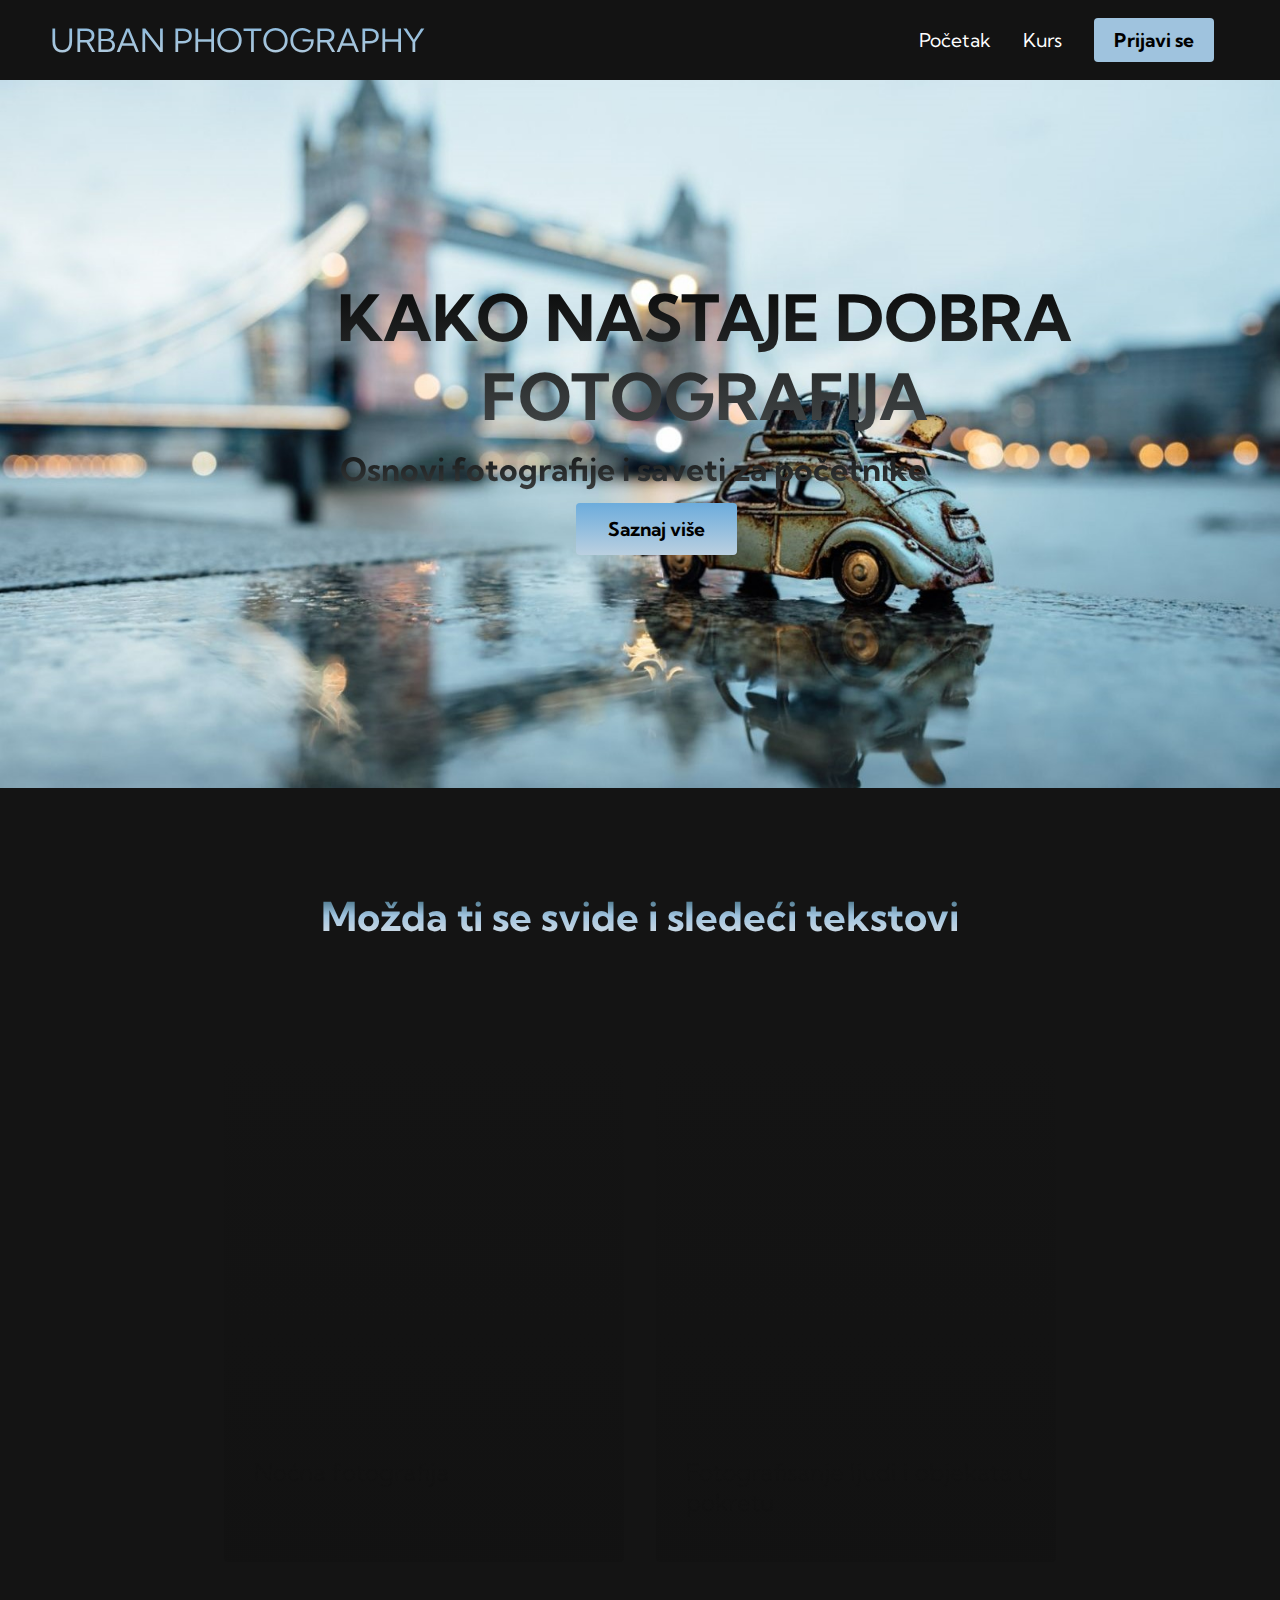
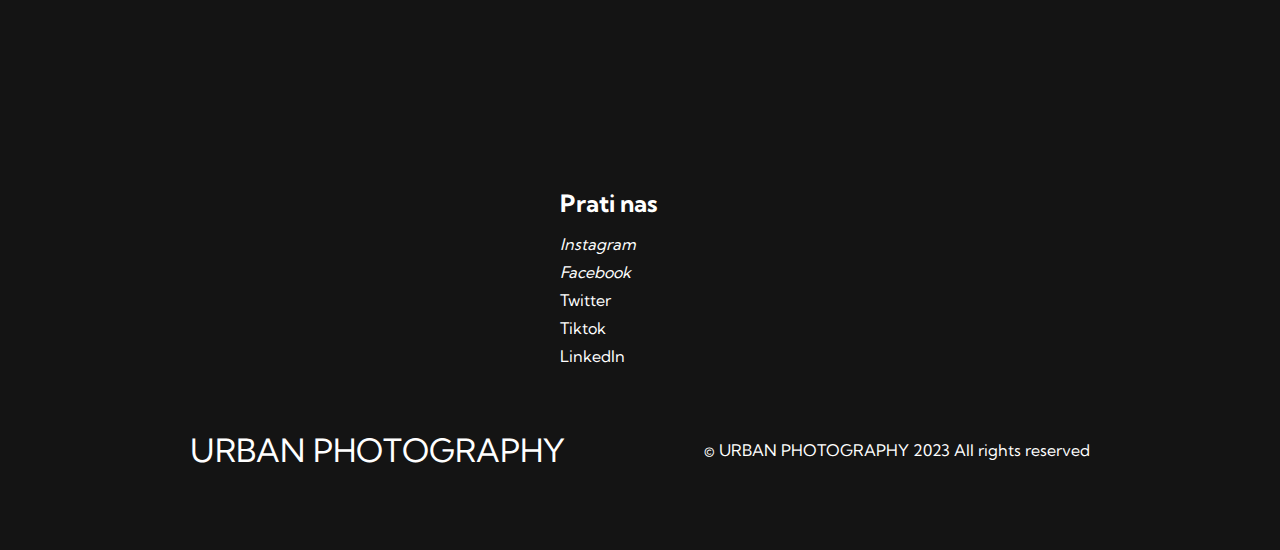
<file: index.html>
<!DOCTYPE html>
<html lang="en">
<head>
    <meta charset="UTF-8">
    <meta http-equiv="X-UA-Compatible" content="IE=edge">
    <meta name="viewport" content="width=device-width, initial-scale=1.0">
    <title>FOTOGRAFIJA SAJT</title>
    <link rel="stylesheet" href="styles.css">
    <link rel="preconnect" href="https://fonts.googleapis.com">
<link rel="preconnect" href="https://fonts.gstatic.com" crossorigin>
<link href="https://fonts.googleapis.com/css2?family=Kumbh+Sans:wght@400;700&display=swap" rel="stylesheet">
</head>
<body>
    <nav class="navbar">
        <div class="navbar__container">
            <a href="index.html" id="navbar__logo"></i>URBAN PHOTOGRAPHY</a>
            <div class="navbar__toggle" id="mobile-menu">
                <span class="bar"></span>
                <span class="bar"></span>
                <span class="bar"></span>
            </div>
            <ul class="navbar__menu">
                <li class="navbar__item">
                    <a href="index.html" class="navbar__links">Početak</a>
                </li>
                <li class="navbar__item">
                    <a href="kurs.html" class="navbar__links">Kurs</a>
                </li>
                <li class="navbar__btn">
                    <a href="prijava.html" class="button">Prijavi se</a>
                </li>
            </ul>
        </div>
    </nav>


    <div class="main"><div class="main__container">
        <img src="images/london1.jpg" alt="/">
        <div class="main__content">
            <h1>KAKO NASTAJE DOBRA FOTOGRAFIJA</h1>
            <p>Osnovi fotografije i saveti za početnike</p>
            <button class="main__btn"><a href="saznajvise.html">Saznaj više</a></button>
        </div>
    </div></div>


    <div class="services">
        <h1>Možda ti se svide i sledeći tekstovi</h1>
        <div class="services__container">
            <div class="services__card card1">
                <a href="blog.html">Noćna fotografija</a>
            </div>
            <div class="services__card card2">
                <a href="pokret.html">Fotografisanje ljudi i objekata u pokretu</a>
            </div>
        </div>
    </div>

    <div class="footer__container">
        <div class="footer__links">
            <div class="footer__link--wrapper">
                <div class="footer__link--items">
                    <h2>Prati nas</h2>
                    <a href="https://www.linkedin.com/"><i>Instagram</i></a>
                    <a href="https://www.linkedin.com/"><i>Facebook</i></a>
                    <a href="https://www.linkedin.com/">Twitter</a>
                    <a href="https://www.linkedin.com/">Tiktok</a>
                    <a href="https://www.linkedin.com/">LinkedIn</a>
                </div>
            </div>
        </div>
        <div class="social__media">
            <div class="social__media--wrap">
                <div class="footer__logo">
                    <a href="index.html" id="footer__logo">URBAN PHOTOGRAPHY</a>
                </div>
                <p class="website__rights">© URBAN PHOTOGRAPHY 2023 All rights reserved</p>
            </div>
        </div>
    </div>
    <script src="app.js"></script>
</body>
</html>
</file>
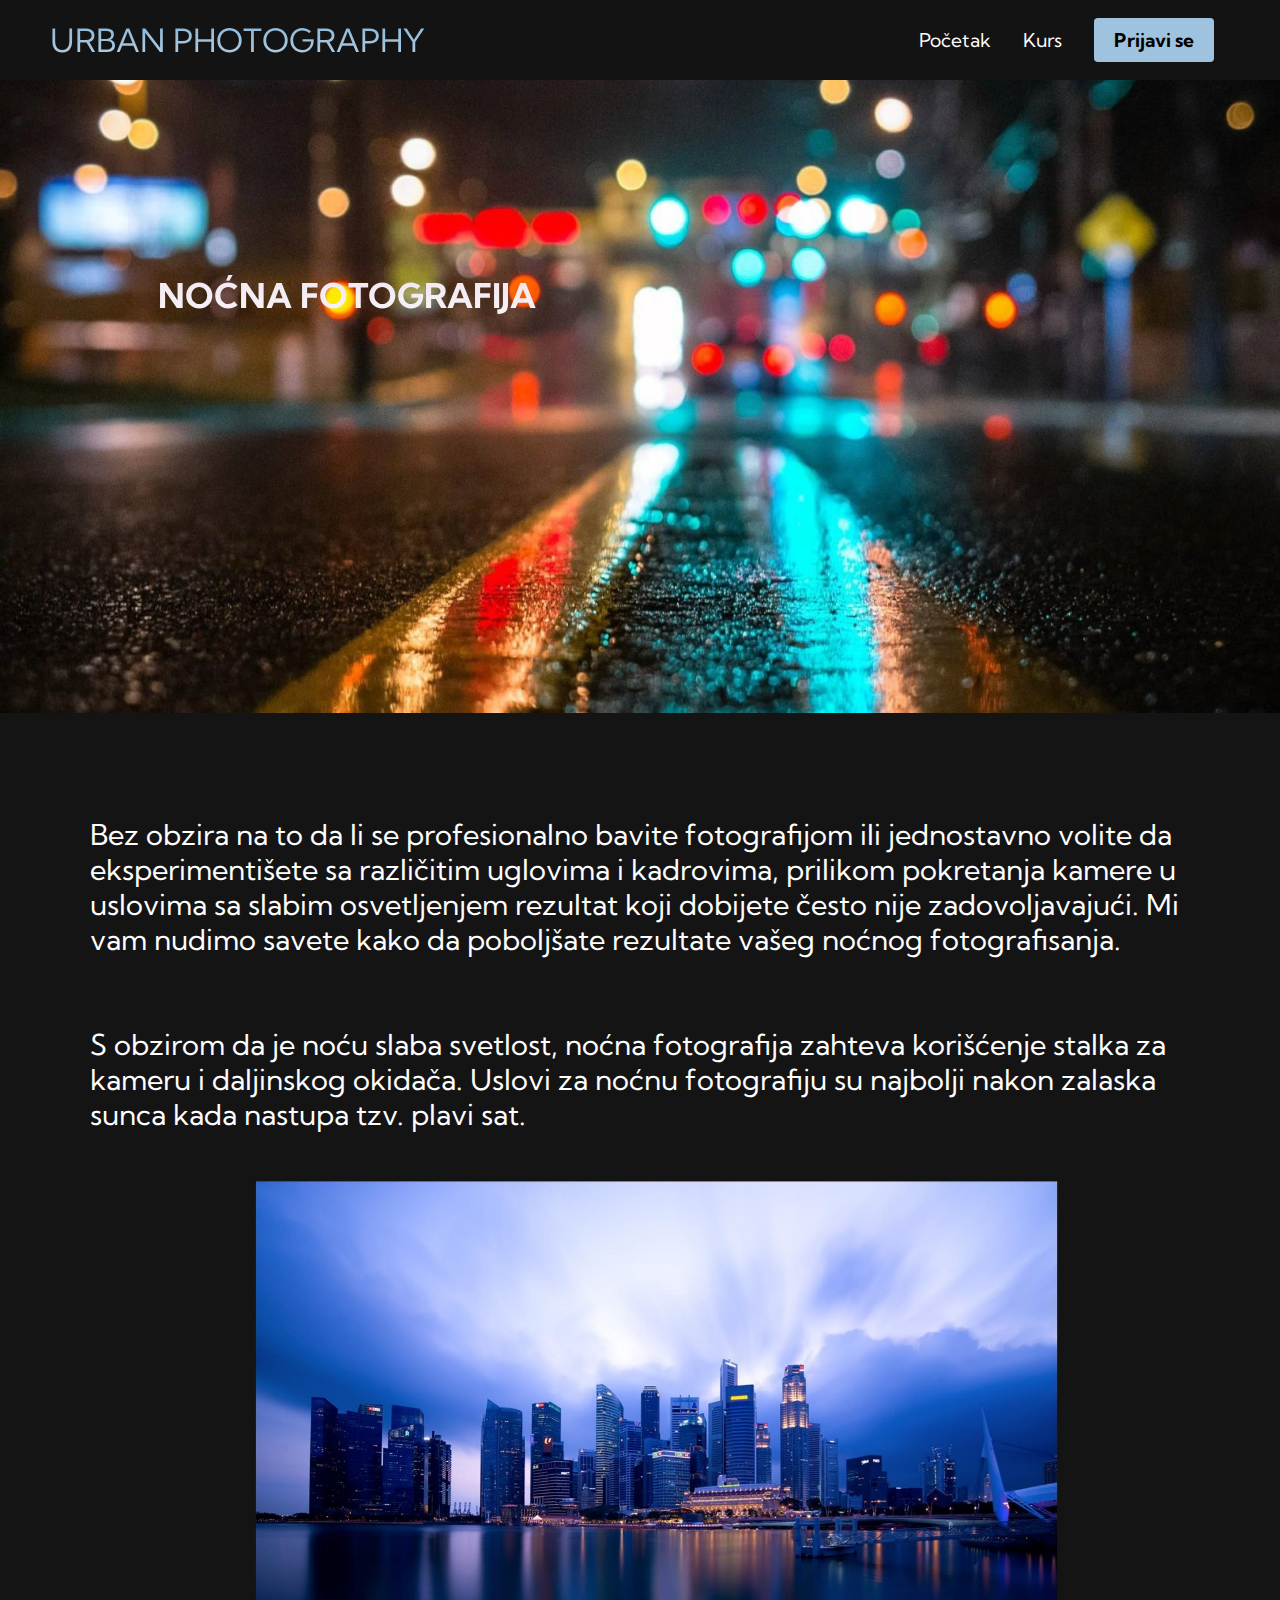
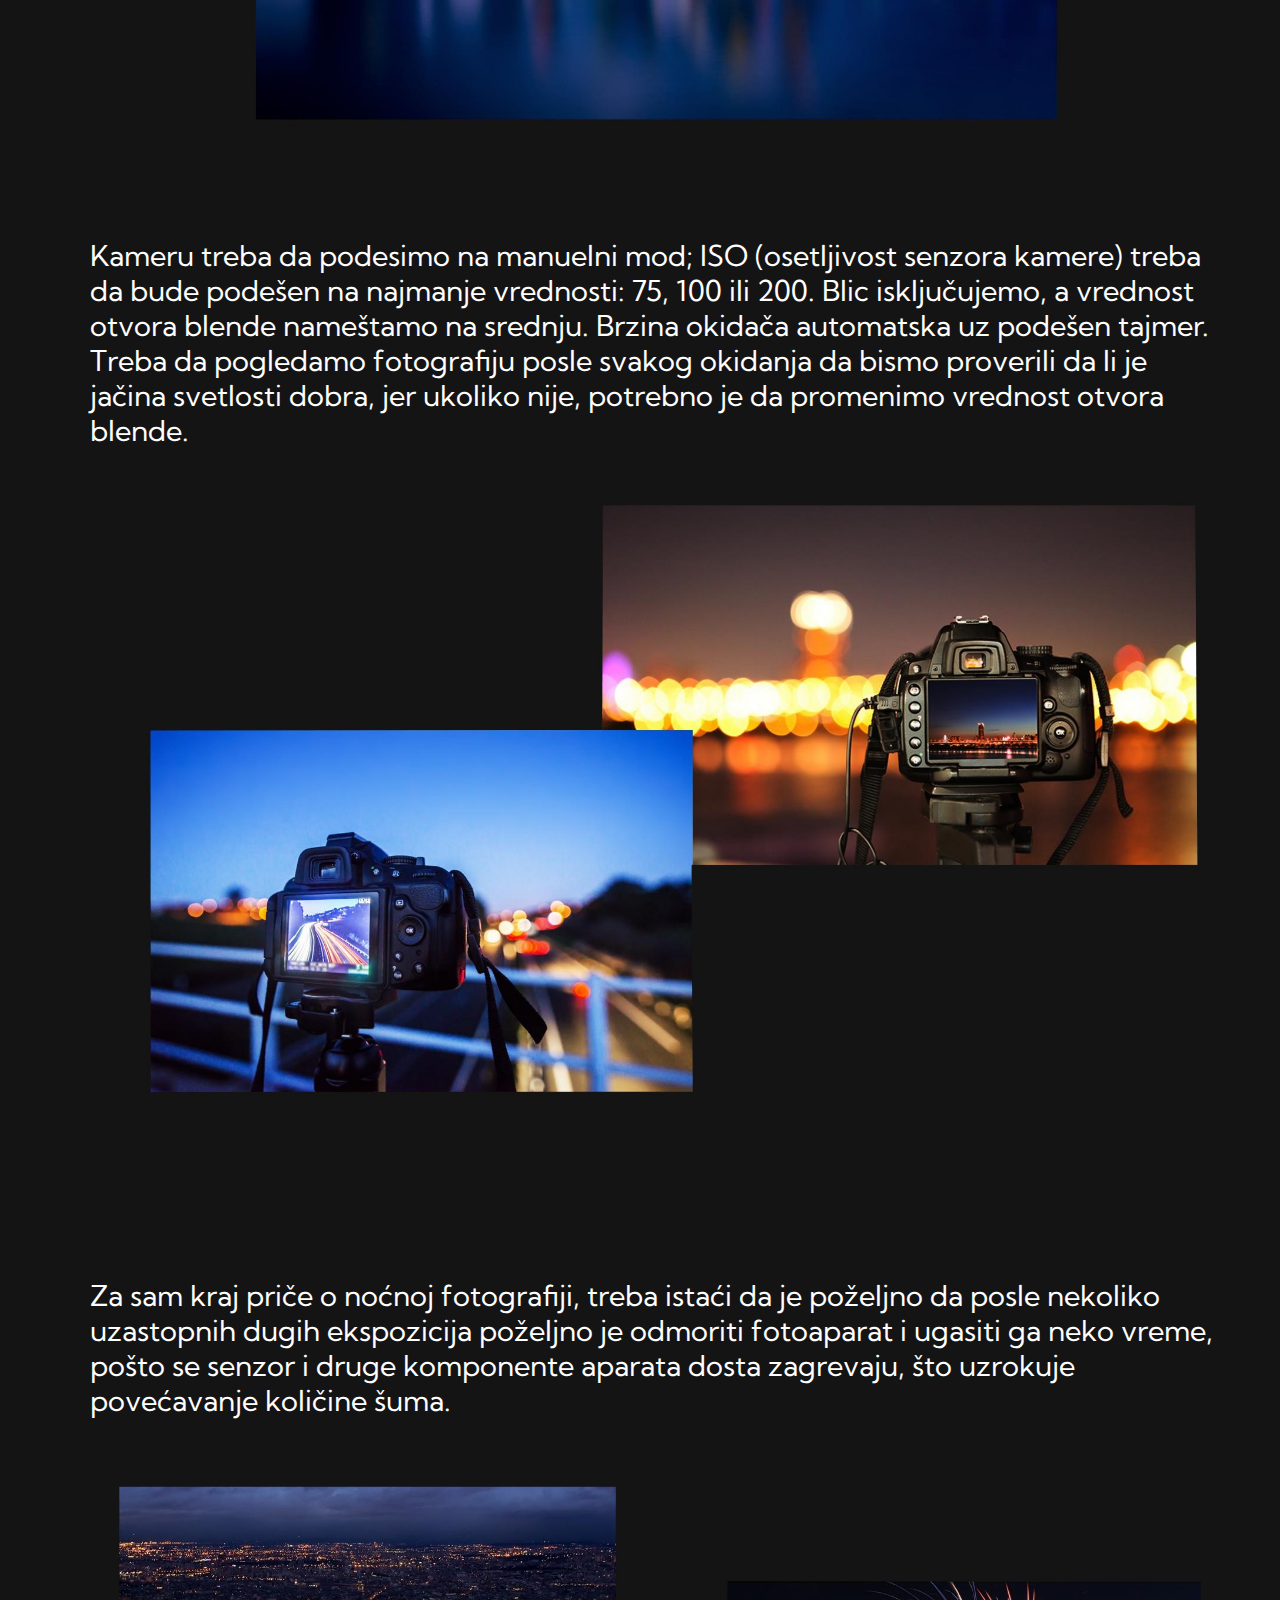
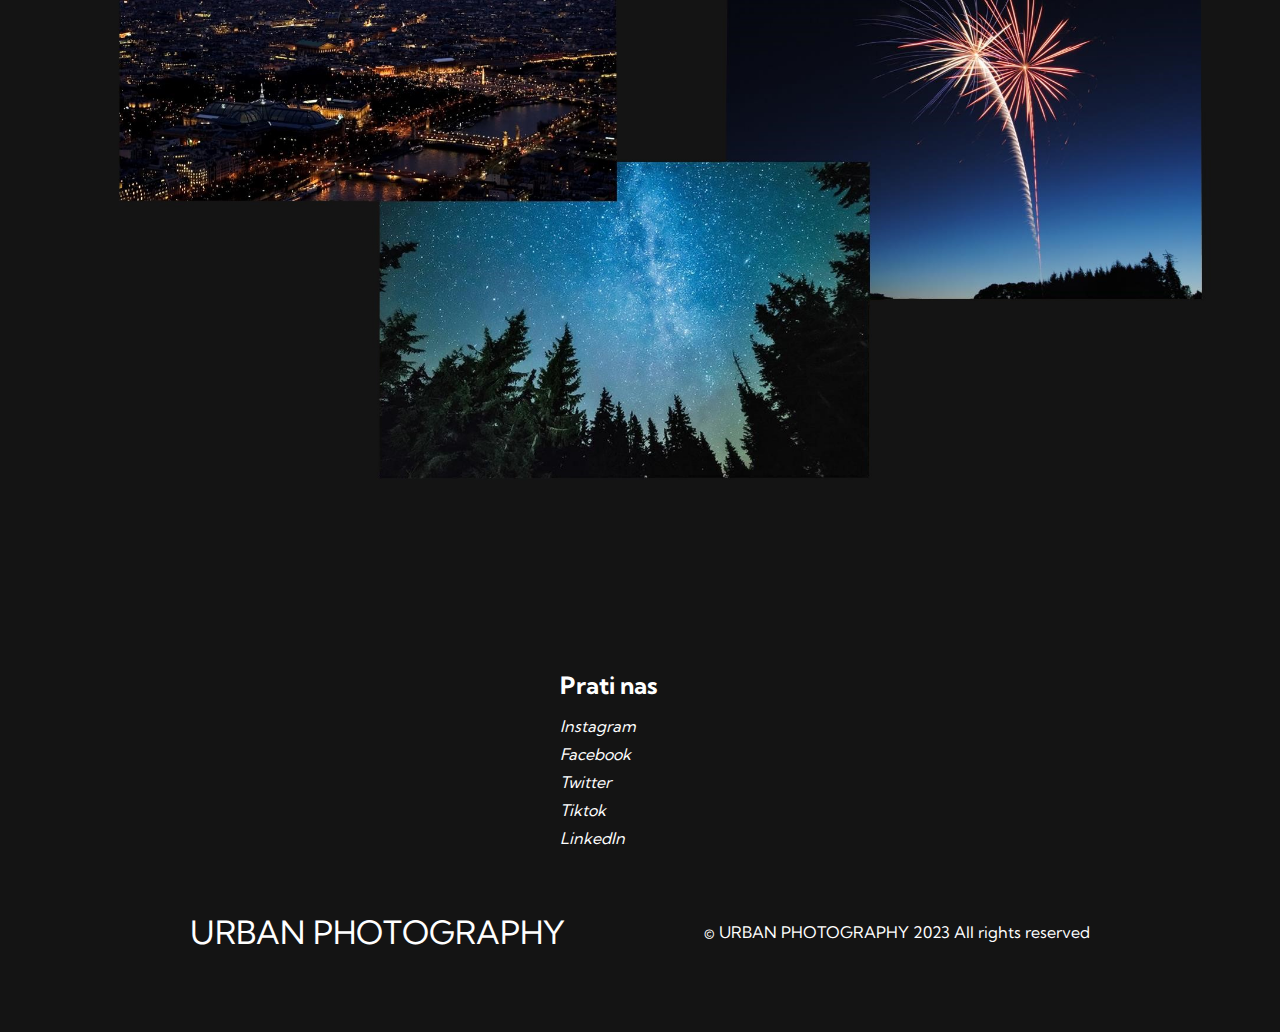
<file: blog.html>
<!DOCTYPE html>
<html lang="en">
<head>
    <meta charset="UTF-8">
    <meta http-equiv="X-UA-Compatible" content="IE=edge">
    <meta name="viewport" content="width=device-width, initial-scale=1.0">
    <title>FOTOGRAFIJA SAJT</title>
    <link rel="stylesheet" href="styles.css">
    <link rel="preconnect" href="https://fonts.googleapis.com">
<link rel="preconnect" href="https://fonts.gstatic.com" crossorigin>
<link href="https://fonts.googleapis.com/css2?family=Kumbh+Sans:wght@400;700&display=swap" rel="stylesheet">
</head>
<body>
    <nav class="navbar">
        <div class="navbar__container">
            <a href="index.html" id="navbar__logo"></i>URBAN PHOTOGRAPHY</a>
            <div class="navbar__toggle" id="mobile-menu">
                <span class="bar"></span>
                <span class="bar"></span>
                <span class="bar"></span>
            </div>
            <ul class="navbar__menu">
                <li class="navbar__item">
                    <a href="index.html" class="navbar__links">Početak</a>
                </li>
                <li class="navbar__item">
                    <a href="kurs.html" class="navbar__links">Kurs</a>
                </li>
                <li class="navbar__btn">
                    <a href="prijava.html" class="button">Prijavi se</a>
                </li>
            </ul>
        </div>
    </nav>


    <div class="main"><div class="main__container">
        <img src="images/nocnabg2.jpg" alt="/">
        <div class="main__content">
            <h1 id="sz_h1">NOĆNA FOTOGRAFIJA</h1><br>
        </div>
    </div></div>

    <div class="secondary__container">
        <div class="secondary__content">
            <h2>Bez obzira na to da li se profesionalno bavite fotografijom ili jednostavno volite da eksperimentišete sa različitim uglovima i kadrovima, prilikom pokretanja kamere u uslovima sa slabim osvetljenjem rezultat koji dobijete često nije zadovoljavajući. Mi vam nudimo savete kako da poboljšate rezultate vašeg noćnog fotografisanja.<br><br><br>S obzirom da je noću slaba svetlost, noćna fotografija zahteva korišćenje stalka za kameru i daljinskog okidača. Uslovi za noćnu fotografiju su najbolji nakon zalaska sunca kada nastupa tzv. plavi sat.
            </h2>
        <img src="images/bluehour.jpg">
        <h2><br><br>Kameru treba da podesimo na manuelni mod; ISO (osetljivost senzora kamere) treba da bude podešen na najmanje vrednosti: 75, 100 ili 200. Blic isključujemo, a vrednost otvora blende nameštamo na srednju. Brzina okidača automatska uz podešen tajmer. Treba da pogledamo fotografiju posle svakog okidanja da bismo proverili da li je jačina svetlosti dobra, jer ukoliko nije, potrebno je da promenimo vrednost otvora blende.
        <br><br></h2>
        <img src="images/stalak.jpg">
        </div>
    </div>
    
    <div class="third__content">
        <div class="third__container">
            <h2>Za sam kraj priče o noćnoj fotografiji, treba istaći da je poželjno da posle nekoliko uzastopnih dugih ekspozicija poželjno je odmoriti fotoaparat i ugasiti ga neko vreme, pošto se senzor i druge komponente aparata dosta zagrevaju, što uzrokuje povećavanje količine šuma.
            </h2><br><br>
            <img src="images/paris.jpg">
        </div>
    </div>


    <div class="footer__container">
        <div class="footer__links">
            <div class="footer__link--wrapper">
                <div class="footer__link--items">
                    <h2>Prati nas</h2>
                    <a href="https://www.linkedin.com/"><i>Instagram</i></a>
                    <a href="https://www.linkedin.com/"><i>Facebook</i></a>
                    <a href="https://www.linkedin.com/"><i>Twitter</i></a>
                    <a href="https://www.linkedin.com/"><i>Tiktok</i></a>
                    <a href="https://www.linkedin.com/"><i>LinkedIn</i></a>
                </div>
            </div>
        </div>
        <div class="social__media">
            <div class="social__media--wrap">
                <div class="footer__logo">
                    <a href="index.html" id="footer__logo">URBAN PHOTOGRAPHY</a>
                </div>
                <p class="website__rights">© URBAN PHOTOGRAPHY 2023 All rights reserved</p>
            </div>
        </div>
    </div>
    <script src="app.js"></script>
</body>
</html>
</file>
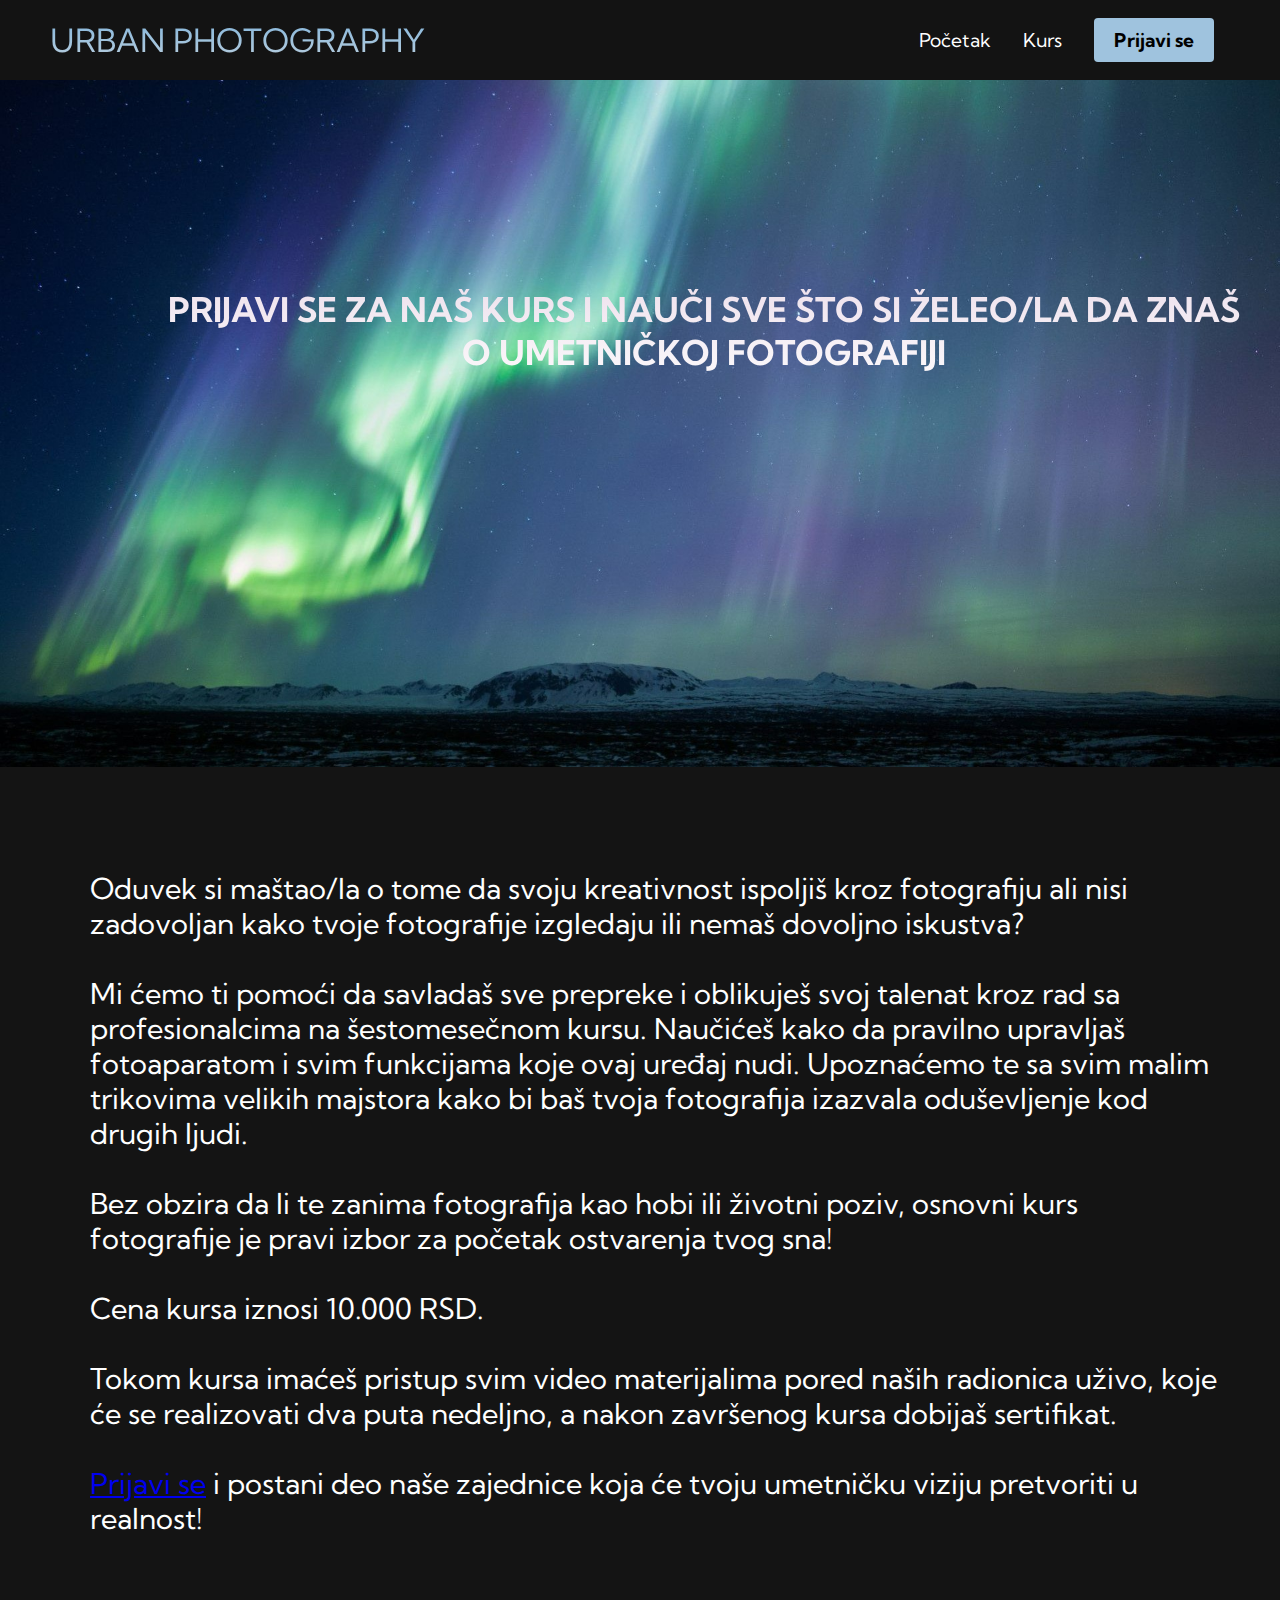
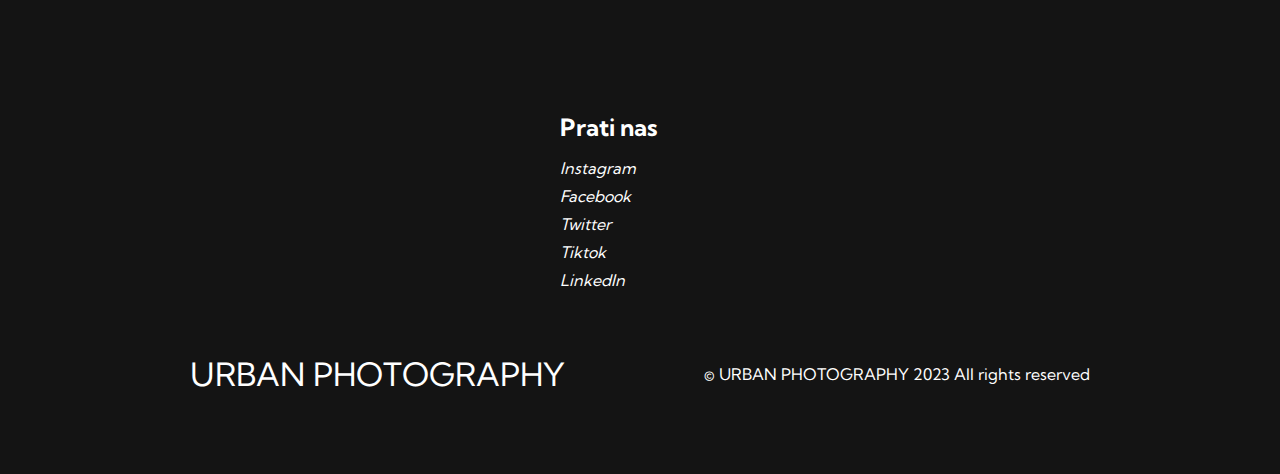
<file: kurs.html>
<!DOCTYPE html>
<html lang="en">
<head>
    <meta charset="UTF-8">
    <meta http-equiv="X-UA-Compatible" content="IE=edge">
    <meta name="viewport" content="width=device-width, initial-scale=1.0">
    <title>FOTOGRAFIJA SAJT</title>
    <link rel="stylesheet" href="styles.css">
    <link rel="preconnect" href="https://fonts.googleapis.com">
<link rel="preconnect" href="https://fonts.gstatic.com" crossorigin>
<link href="https://fonts.googleapis.com/css2?family=Kumbh+Sans:wght@400;700&display=swap" rel="stylesheet">
</head>
<body>
    <nav class="navbar">
        <div class="navbar__container">
            <a href="index.html" id="navbar__logo"></i>URBAN PHOTOGRAPHY</a>
            <div class="navbar__toggle" id="mobile-menu">
                <span class="bar"></span>
                <span class="bar"></span>
                <span class="bar"></span>
            </div>
            <ul class="navbar__menu">
                <li class="navbar__item">
                    <a href="index.html" class="navbar__links">Početak</a>
                </li>
                <li class="navbar__item">
                    <a href="kurs.html" class="navbar__links">Kurs</a>
                </li>
                <li class="navbar__btn">
                    <a href="prijava.html" class="button">Prijavi se</a>
                </li>
            </ul>
        </div>
    </nav>


    <div class="main"><div class="main__container">
        <img src="images/kurs1.jpeg" alt="/">
        <div class="main__content">
            <h1 id="sz_h1">PRIJAVI SE ZA NAŠ KURS I NAUČI SVE ŠTO SI ŽELEO/LA DA ZNAŠ O UMETNIČKOJ FOTOGRAFIJI</h1><br>
        </div>
    </div></div>

    <div class="secondary__container">
        <div class="secondary__content">
            <h2>Oduvek si maštao/la o tome da svoju kreativnost ispoljiš kroz fotografiju ali nisi zadovoljan kako tvoje fotografije izgledaju ili nemaš dovoljno iskustva?<br><br>
                Mi ćemo ti pomoći da savladaš sve prepreke i oblikuješ svoj talenat kroz rad sa profesionalcima na šestomesečnom kursu. Naučićeš kako da pravilno upravljaš fotoaparatom i svim funkcijama koje ovaj uređaj nudi. Upoznaćemo te sa svim malim trikovima velikih majstora kako bi baš tvoja fotografija izazvala oduševljenje kod drugih ljudi. <br><br> 
                Bez obzira da li te zanima fotografija kao hobi ili životni poziv, osnovni kurs fotografije je pravi izbor za početak ostvarenja tvog sna! <br><br>
                Cena kursa iznosi 10.000 RSD. <br><br> Tokom kursa imaćeš pristup svim video materijalima pored naših radionica uživo, koje će se realizovati dva puta nedeljno, a nakon završenog kursa dobijaš sertifikat. <br><br>
            <a href="prijava.html">Prijavi se</a> i postani deo naše zajednice koja će tvoju umetničku viziju pretvoriti u realnost!                    
            </h2>
        </div>
    </div>


    <div class="footer__container">
        <div class="footer__links">
            <div class="footer__link--wrapper">
                <div class="footer__link--items">
                    <h2>Prati nas</h2>
                    <a href="https://www.linkedin.com/"><i>Instagram</i></a>
                    <a href="https://www.linkedin.com/"><i>Facebook</i></a>
                    <a href="https://www.linkedin.com/"><i>Twitter</i></a>
                    <a href="https://www.linkedin.com/"><i>Tiktok</i></a>
                    <a href="https://www.linkedin.com/"><i>LinkedIn</i></a>
                </div>
            </div>
        </div>
        <div class="social__media">
            <div class="social__media--wrap">
                <div class="footer__logo">
                    <a href="index.html" id="footer__logo">URBAN PHOTOGRAPHY</a>
                </div>
                <p class="website__rights">© URBAN PHOTOGRAPHY 2023 All rights reserved</p>
            </div>
        </div>
    </div>
    <script src="app.js"></script>
</body>
</html>
</file>
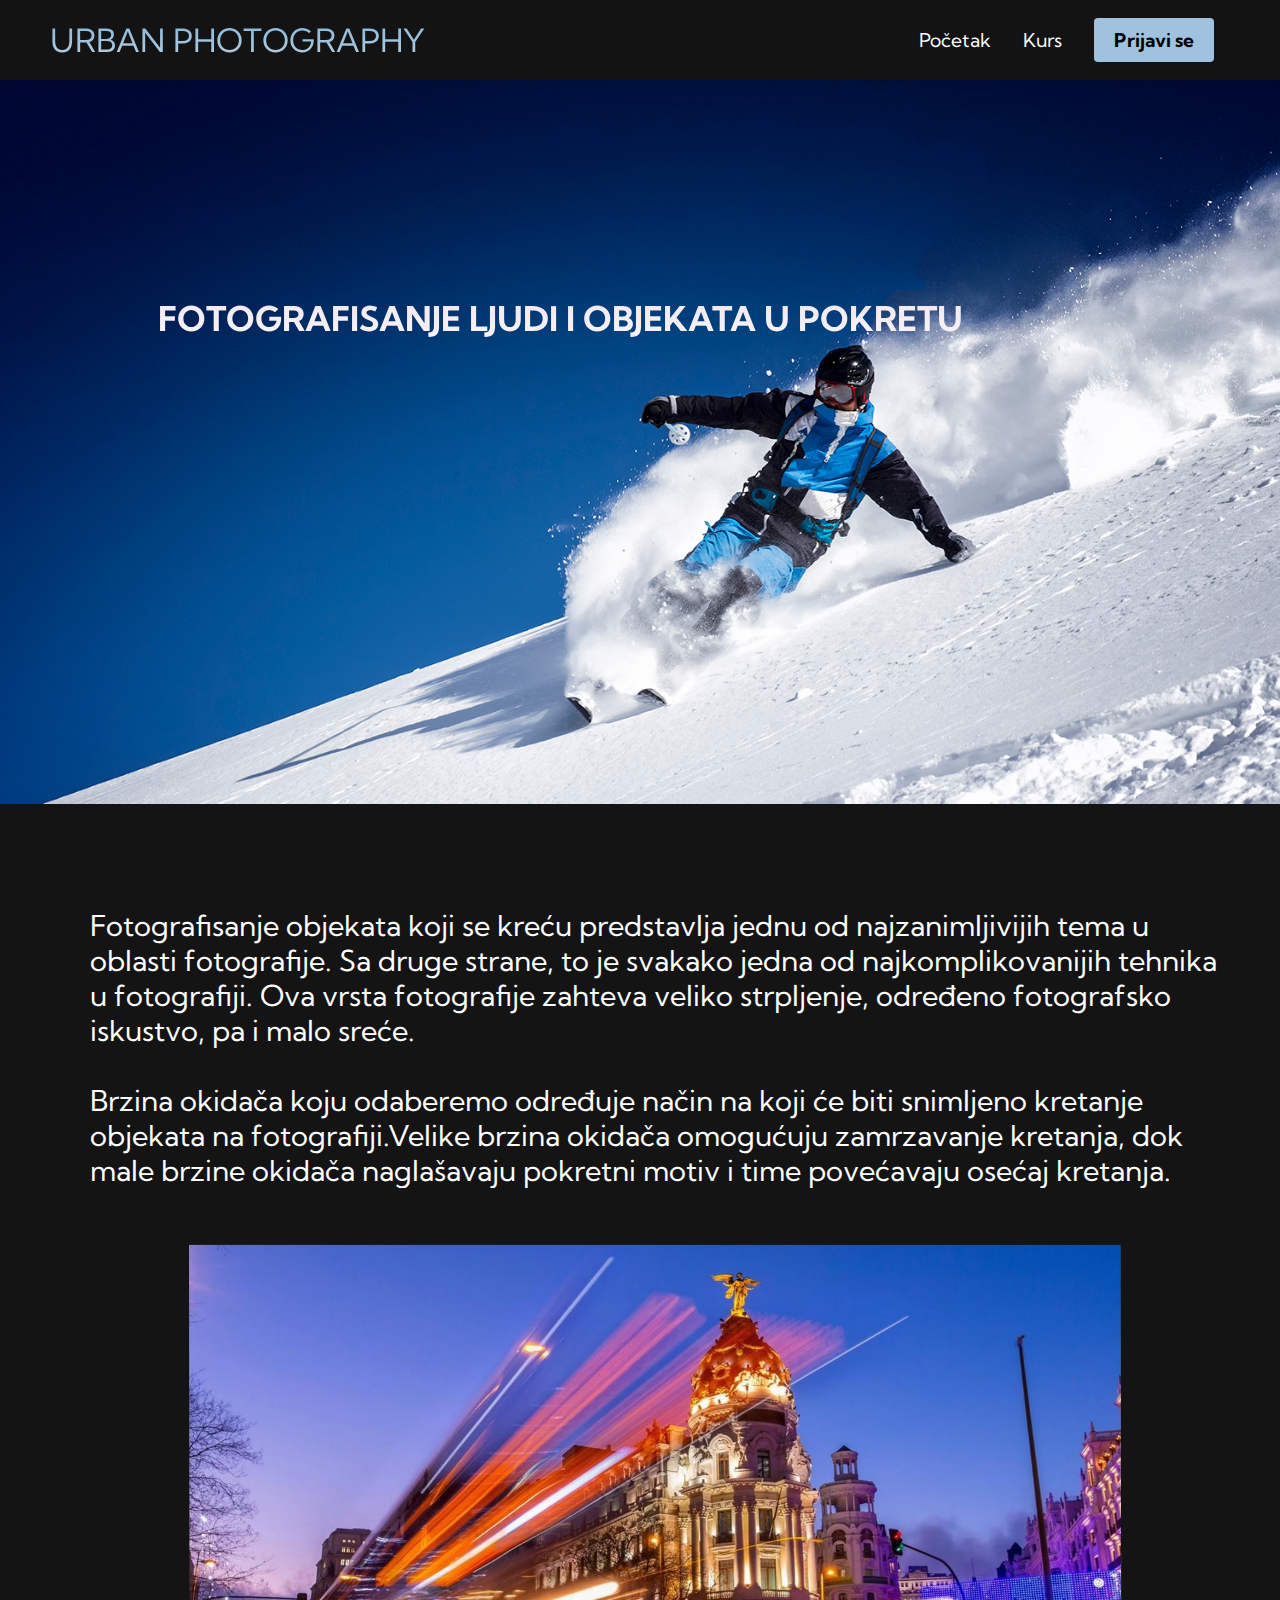
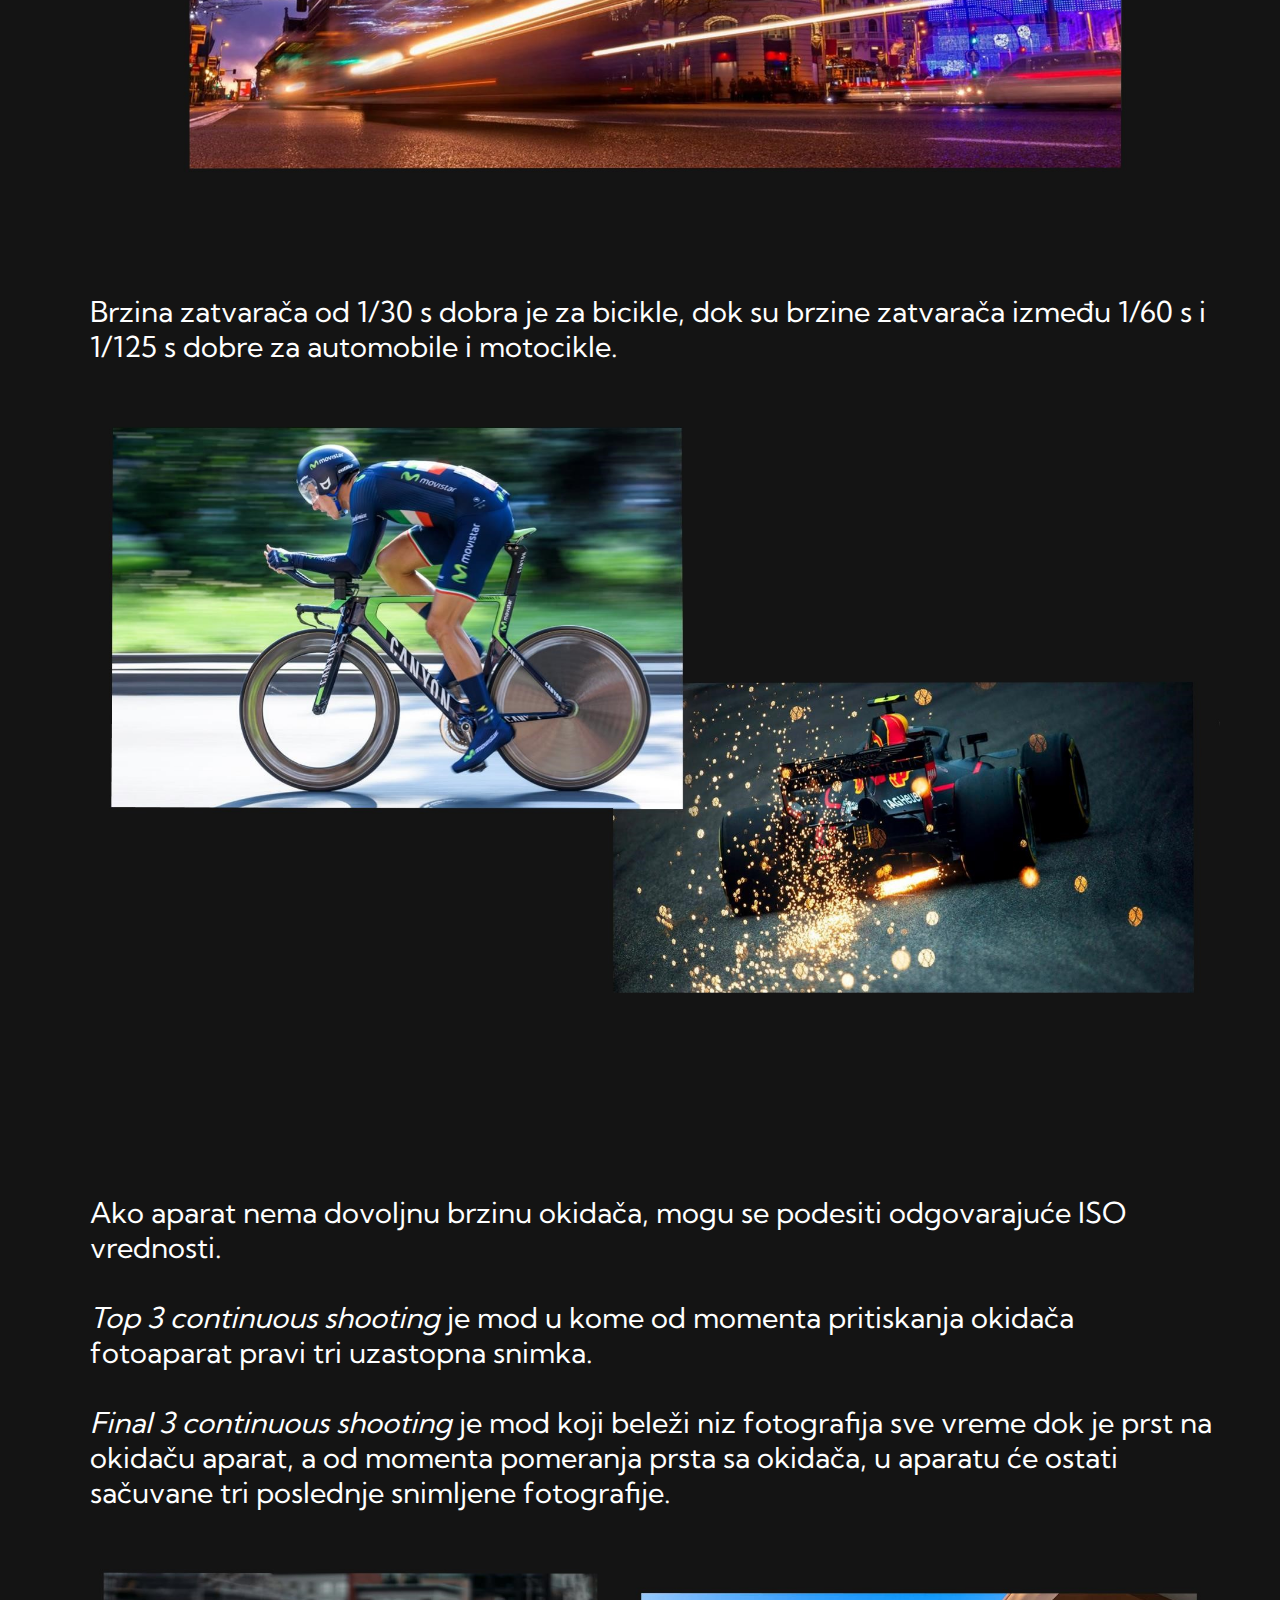
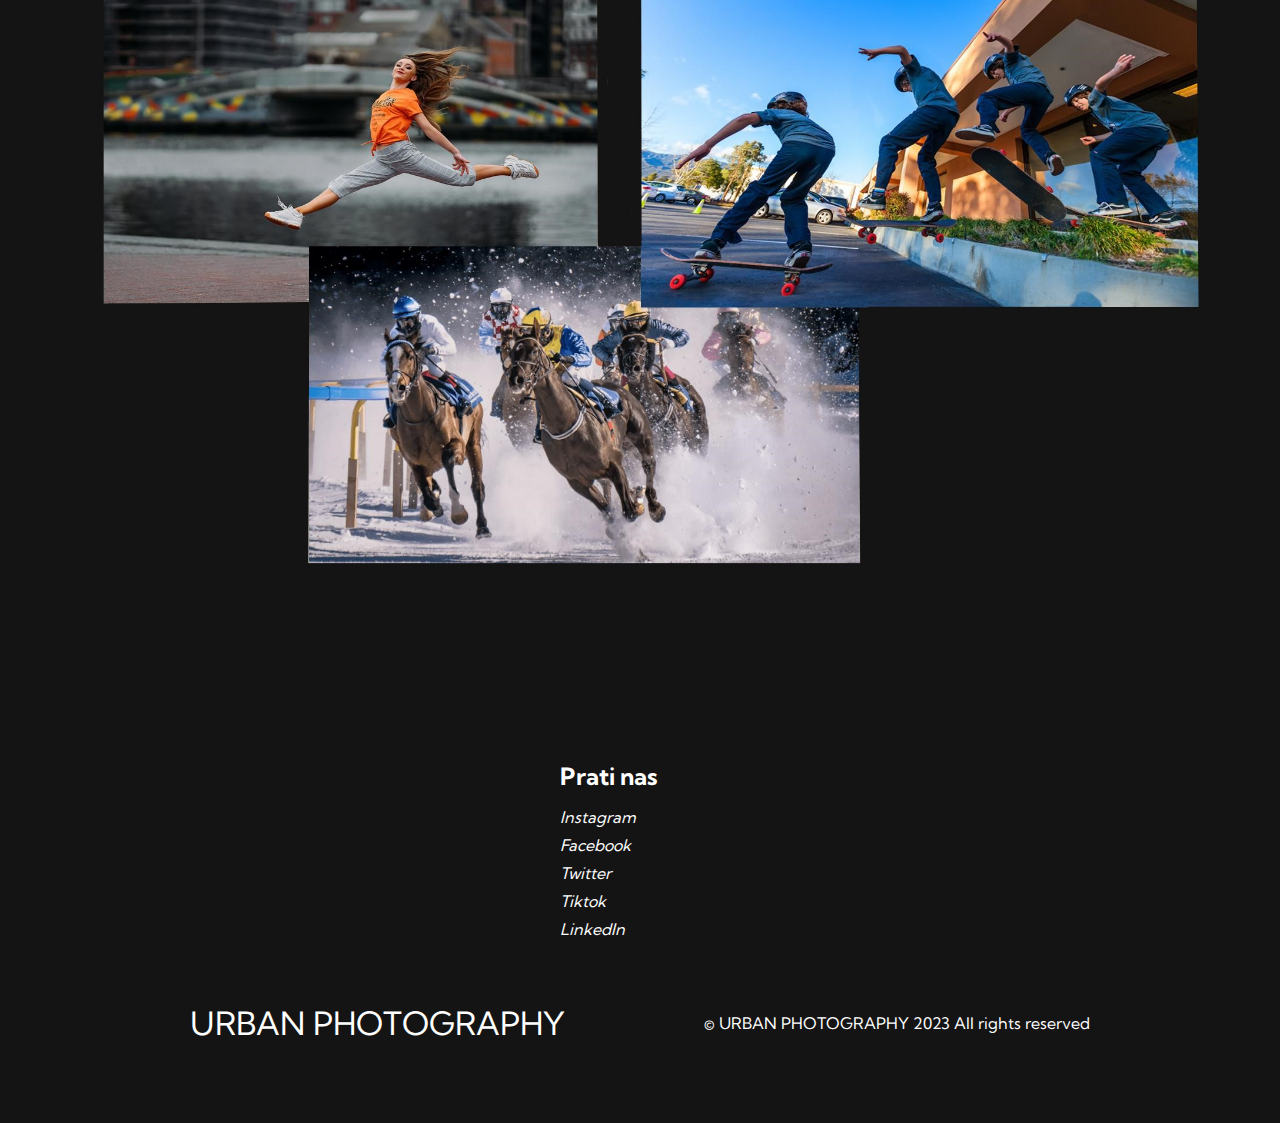
<file: pokret.html>
<!DOCTYPE html>
<html lang="en">
<head>
    <meta charset="UTF-8">
    <meta http-equiv="X-UA-Compatible" content="IE=edge">
    <meta name="viewport" content="width=device-width, initial-scale=1.0">
    <title>FOTOGRAFIJA SAJT</title>
    <link rel="stylesheet" href="styles.css">
    <link rel="preconnect" href="https://fonts.googleapis.com">
<link rel="preconnect" href="https://fonts.gstatic.com" crossorigin>
<link href="https://fonts.googleapis.com/css2?family=Kumbh+Sans:wght@400;700&display=swap" rel="stylesheet">
</head>
<body>
    <nav class="navbar">
        <div class="navbar__container">
            <a href="index.html" id="navbar__logo"></i>URBAN PHOTOGRAPHY</a>
            <div class="navbar__toggle" id="mobile-menu">
                <span class="bar"></span>
                <span class="bar"></span>
                <span class="bar"></span>
            </div>
            <ul class="navbar__menu">
                <li class="navbar__item">
                    <a href="index.html" class="navbar__links">Početak</a>
                </li>
                <li class="navbar__item">
                    <a href="kurs.html" class="navbar__links">Kurs</a>
                </li>
                <li class="navbar__btn">
                    <a href="prijava.html" class="button">Prijavi se</a>
                </li>
            </ul>
        </div>
    </nav>


    <div class="main"><div class="main__container">
        <img src="images/skijas.jpg" alt="/">
        <div class="main__content">
            <h1 id="sz_h1">FOTOGRAFISANJE LJUDI I OBJEKATA U POKRETU</h1><br>
        </div>
    </div></div>

    <div class="secondary__container">
        <div class="secondary__content">
            <h2>Fotografisanje objekata koji se kreću predstavlja jednu od najzanimljivijih tema u oblasti fotografije. Sa druge strane, to je svakako jedna od najkomplikovanijih tehnika u fotografiji. Ova vrsta fotografije zahteva veliko strpljenje, određeno fotografsko iskustvo, pa i malo sreće.<br><br> 
                Brzina okidača koju odaberemo određuje način na koji će biti snimljeno kretanje objekata na fotografiji.Velike brzina okidača omogućuju zamrzavanje kretanja, dok male brzine okidača naglašavaju pokretni motiv i time povećavaju osećaj kretanja.                 
            </h2>
        <img src="images/opetlondon.jpg">
        <h2><br><br>Brzina zatvarača od 1/30 s dobra je za bicikle, dok su brzine zatvarača između 1/60 s i 1/125 s dobre za automobile i motocikle.
        <br><br></h2>
        <img src="images/formula.jpg">
        </div>
    </div>
    
    <div class="third__content">
        <div class="third__container">
            <h2>Ako aparat nema dovoljnu brzinu okidača, mogu se podesiti odgovarajuće ISO vrednosti.<br><br><i>Top 3 continuous shooting</i> je mod u kome od momenta pritiskanja okidača fotoaparat pravi tri uzastopna snimka.<br><br><i>Final 3 continuous shooting</i> je mod koji beleži niz fotografija sve vreme dok je prst na okidaču aparat, a od momenta pomeranja prsta sa okidača, u aparatu će ostati sačuvane tri poslednje snimljene fotografije.</h2><br><br>
            <img src="images/skejt.jpg">
        </div>
    </div>

    <div class="footer__container">
        <div class="footer__links">
            <div class="footer__link--wrapper">
                <div class="footer__link--items">
                    <h2>Prati nas</h2>
                    <a href="https://www.linkedin.com/"><i>Instagram</i></a>
                    <a href="https://www.linkedin.com/"><i>Facebook</i></a>
                    <a href="https://www.linkedin.com/"><i>Twitter</i></a>
                    <a href="https://www.linkedin.com/"><i>Tiktok</i></a>
                    <a href="https://www.linkedin.com/"><i>LinkedIn</i></a>
                </div>
            </div>
        </div>
        <div class="social__media">
            <div class="social__media--wrap">
                <div class="footer__logo">
                    <a href="index.html" id="footer__logo">URBAN PHOTOGRAPHY</a>
                </div>
                <p class="website__rights">© URBAN PHOTOGRAPHY 2023 All rights reserved</p>
            </div>
        </div>
    </div>
    <script src="app.js"></script>
</body>
</html>
</file>
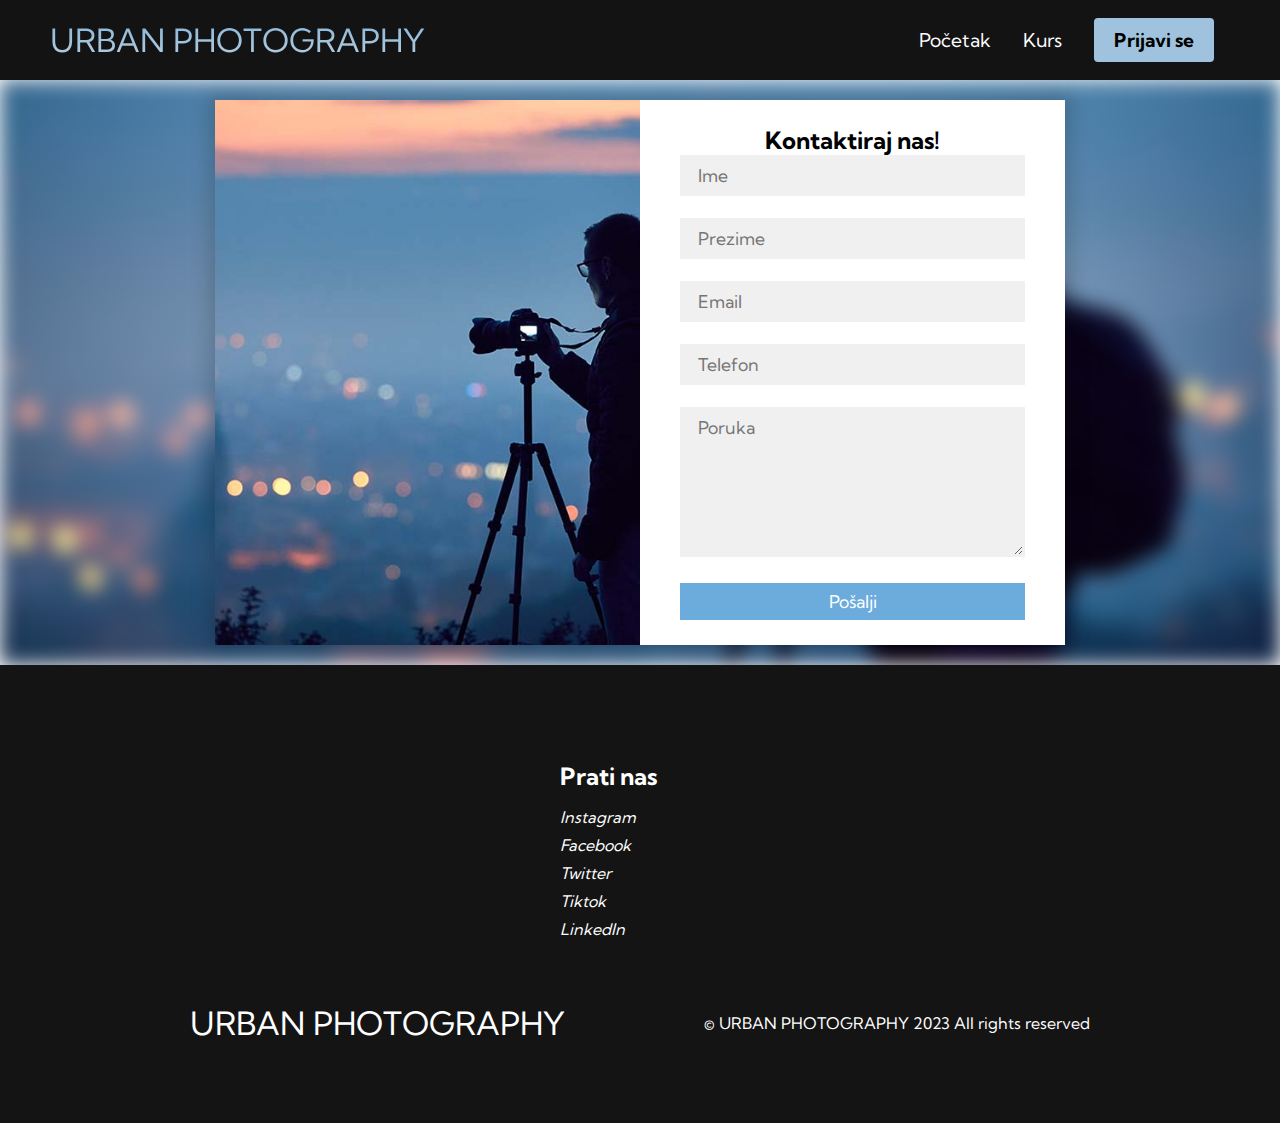
<file: prijava.html>
<!DOCTYPE html>
<html lang="en">
<head>
    <meta charset="UTF-8">
    <meta http-equiv="X-UA-Compatible" content="IE=edge">
    <meta name="viewport" content="width=device-width, initial-scale=1.0">
    <title>FOTOGRAFIJA SAJT</title>
    <link rel="stylesheet" href="styles.css">
    <link rel="preconnect" href="https://fonts.googleapis.com">
<link rel="preconnect" href="https://fonts.gstatic.com" crossorigin>
<link href="https://fonts.googleapis.com/css2?family=Kumbh+Sans:wght@400;700&display=swap" rel="stylesheet">
</head>
<body>
    <nav class="navbar">
        <div class="navbar__container">
            <a href="index.html" id="navbar__logo"></i>URBAN PHOTOGRAPHY</a>
            <div class="navbar__toggle" id="mobile-menu">
                <span class="bar"></span>
                <span class="bar"></span>
                <span class="bar"></span>
            </div>
            <ul class="navbar__menu">
                <li class="navbar__item">
                    <a href="index.html" class="navbar__links">Početak</a>
                </li>
                <li class="navbar__item">
                    <a href="kurs.html" class="navbar__links">Kurs</a>
                </li>
                <li class="navbar__btn">
                    <a href="prijava.html" class="button">Prijavi se</a>
                </li>
            </ul>
        </div>
    </nav>

    <div class="container">
        <div class="contact-box">
            <div class="left"></div>
            <div class="right">
                <h2>Kontaktiraj nas!</h2>
                <input type="text" class="field" placeholder="Ime">
                <input type="text" class="field" placeholder="Prezime">
                <input type="email" class="field" placeholder="Email">
                <input type="text" class="field" placeholder="Telefon">
                <textarea class="field area" placeholder="Poruka"></textarea>
                <button class="btn popup" onclick="myFunction()">Pošalji
                <span class="popuptext" id="myPopup">Uspesno ste se prijavili</span></button>

            </div>
        </div>
    </div>

    <div class="footer__container">
        <div class="footer__links">
            <div class="footer__link--wrapper">
                <div class="footer__link--items">
                    <h2>Prati nas</h2>
                    <a href="https://www.linkedin.com/"><i>Instagram</i></a>
                    <a href="https://www.linkedin.com/"><i>Facebook</i></a>
                    <a href="https://www.linkedin.com/"><i>Twitter</i></a>
                    <a href="https://www.linkedin.com/"><i>Tiktok</i></a>
                    <a href="https://www.linkedin.com/"><i>LinkedIn</i></a>
                </div>
            </div>
        </div>
        <div class="social__media">
            <div class="social__media--wrap">
                <div class="footer__logo">
                    <a href="index.html" id="footer__logo">URBAN PHOTOGRAPHY</a>
                </div>
                <p class="website__rights">© URBAN PHOTOGRAPHY 2023 All rights reserved</p>
            </div>
        </div>
    </div>
    <script src="app.js"></script>
</body>
</html>
</file>
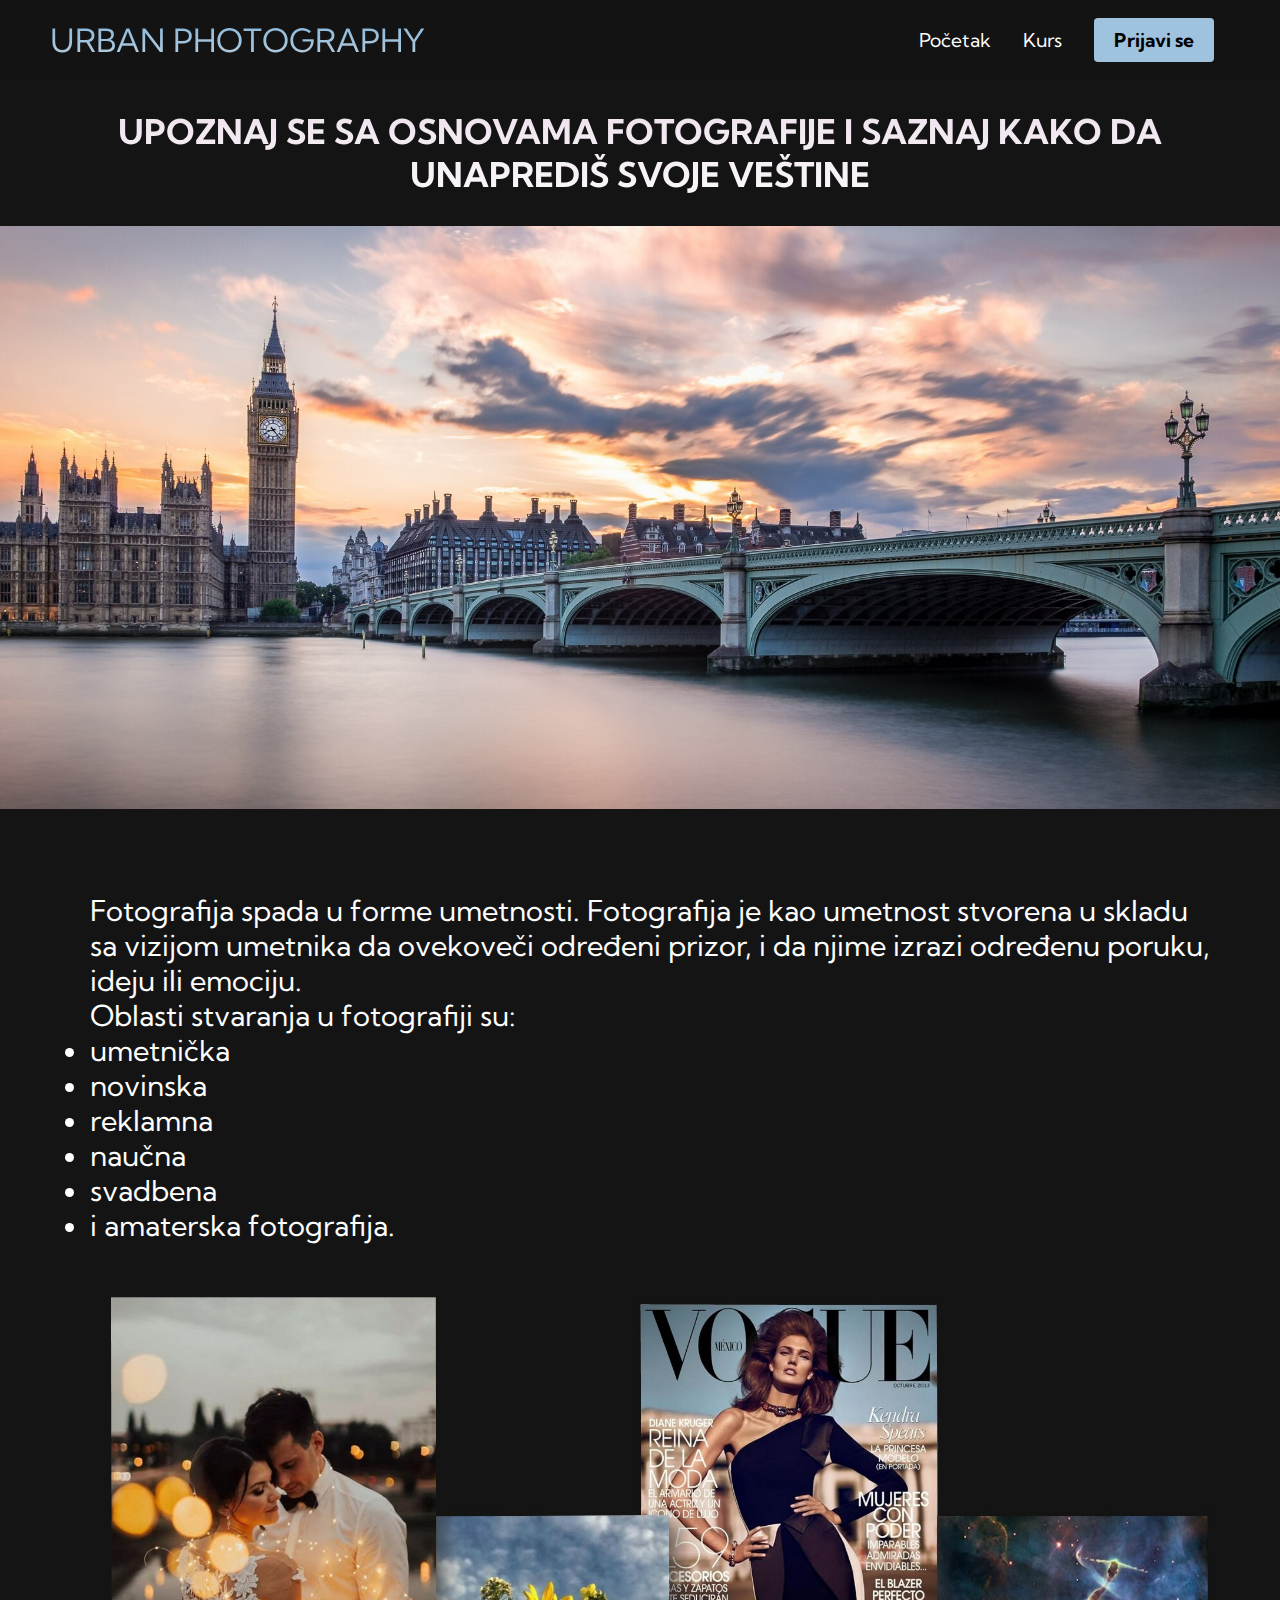
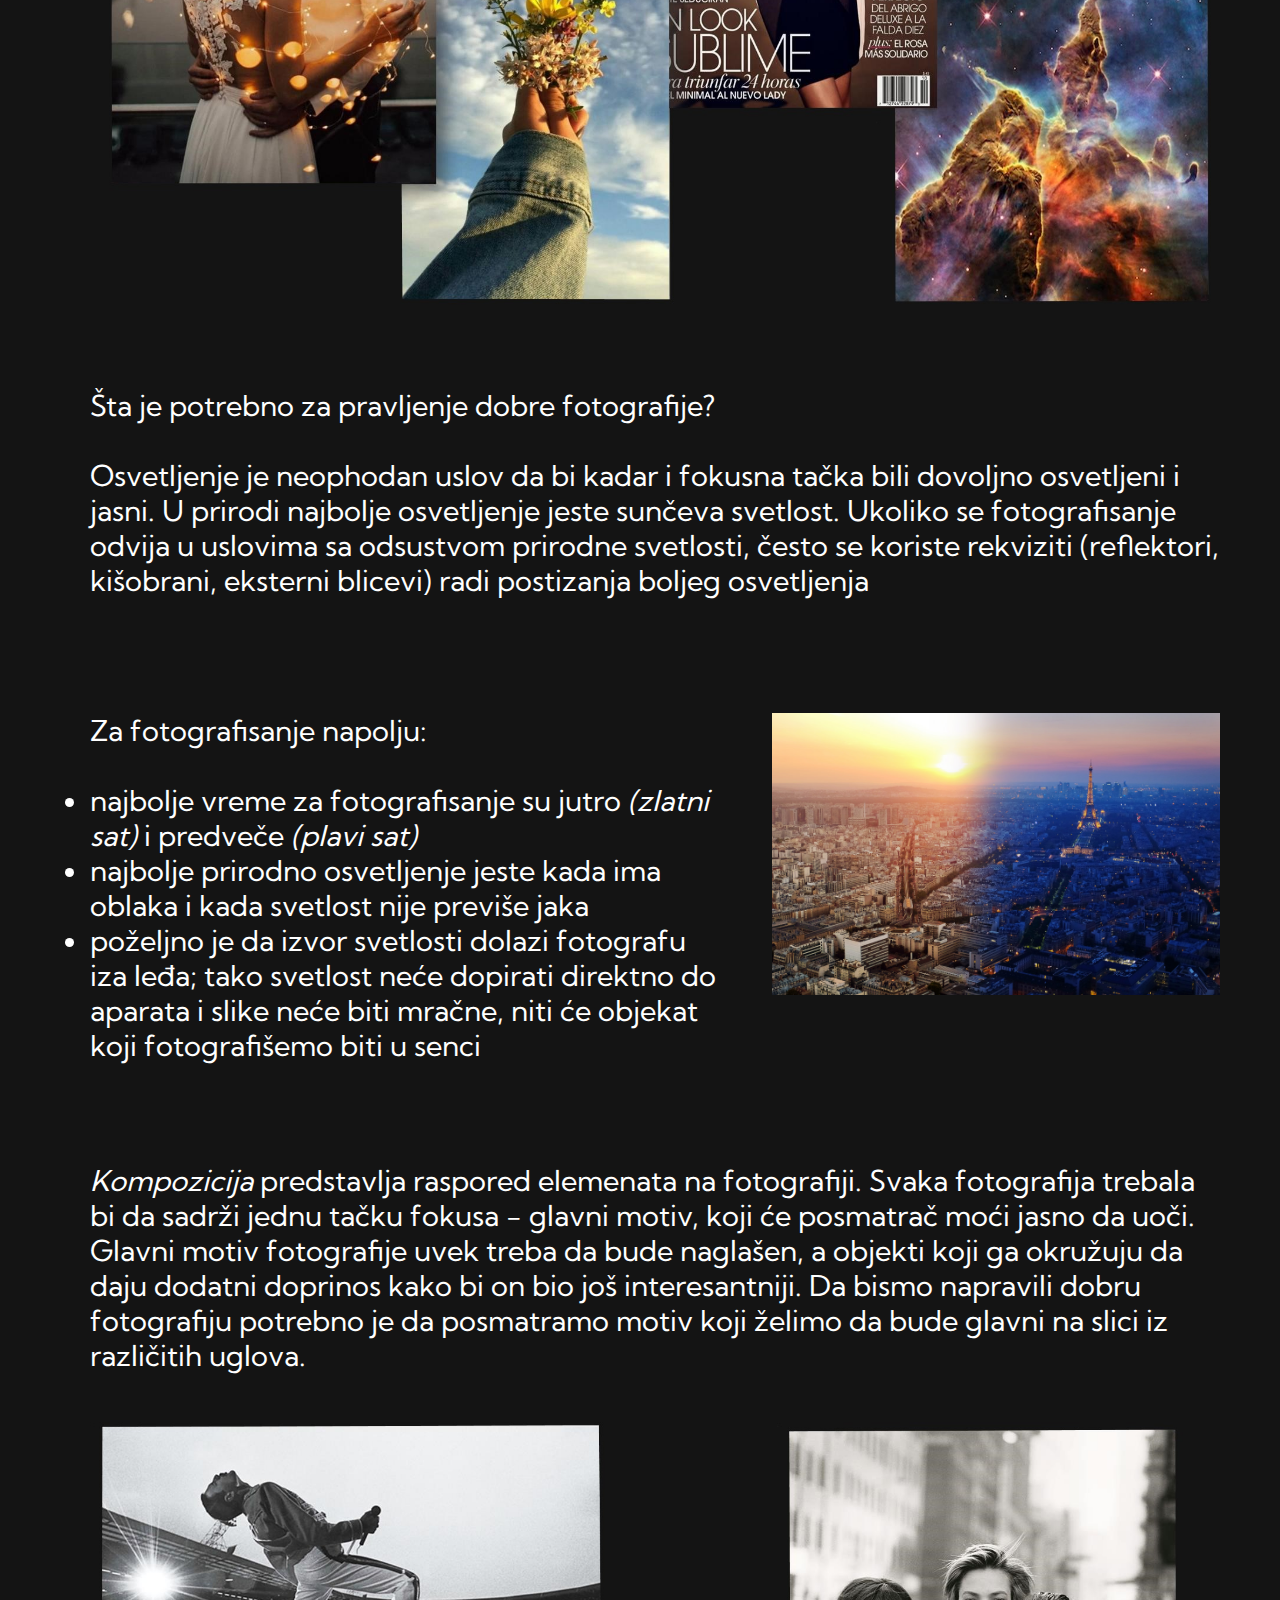
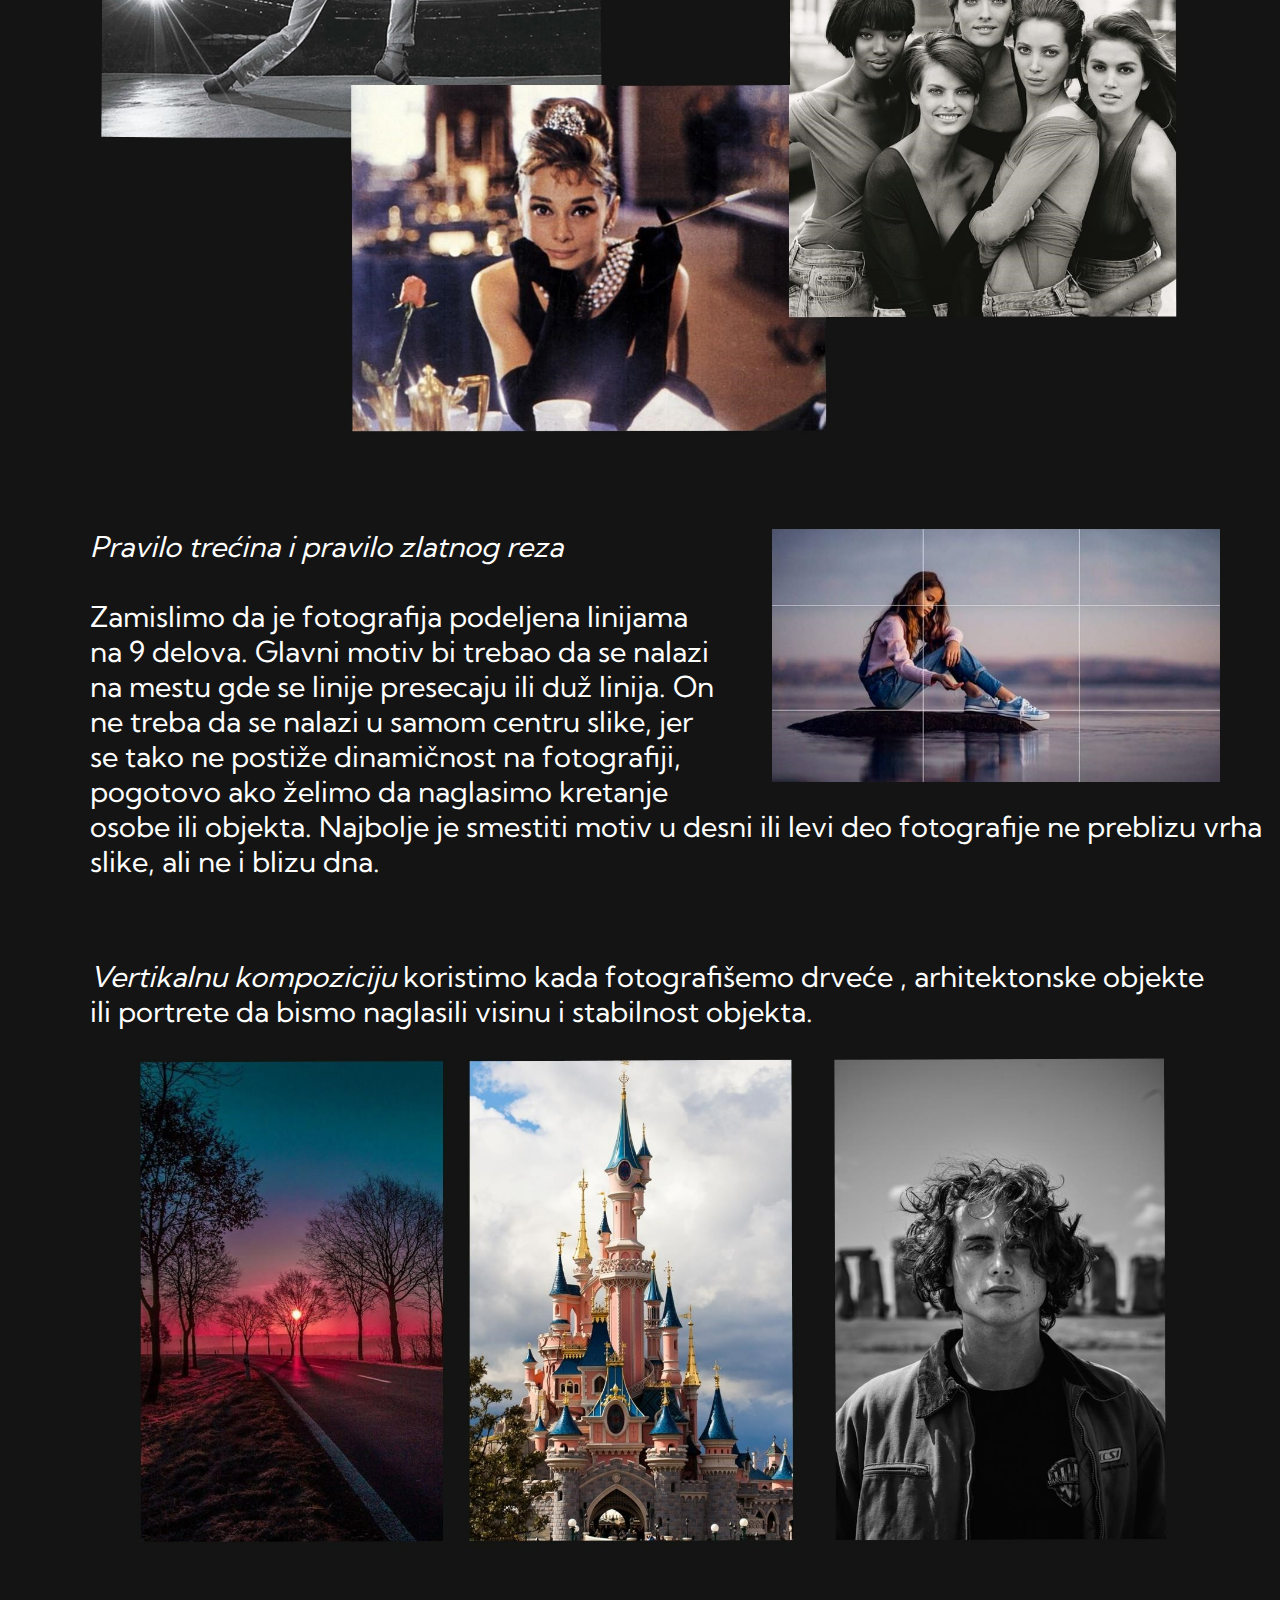
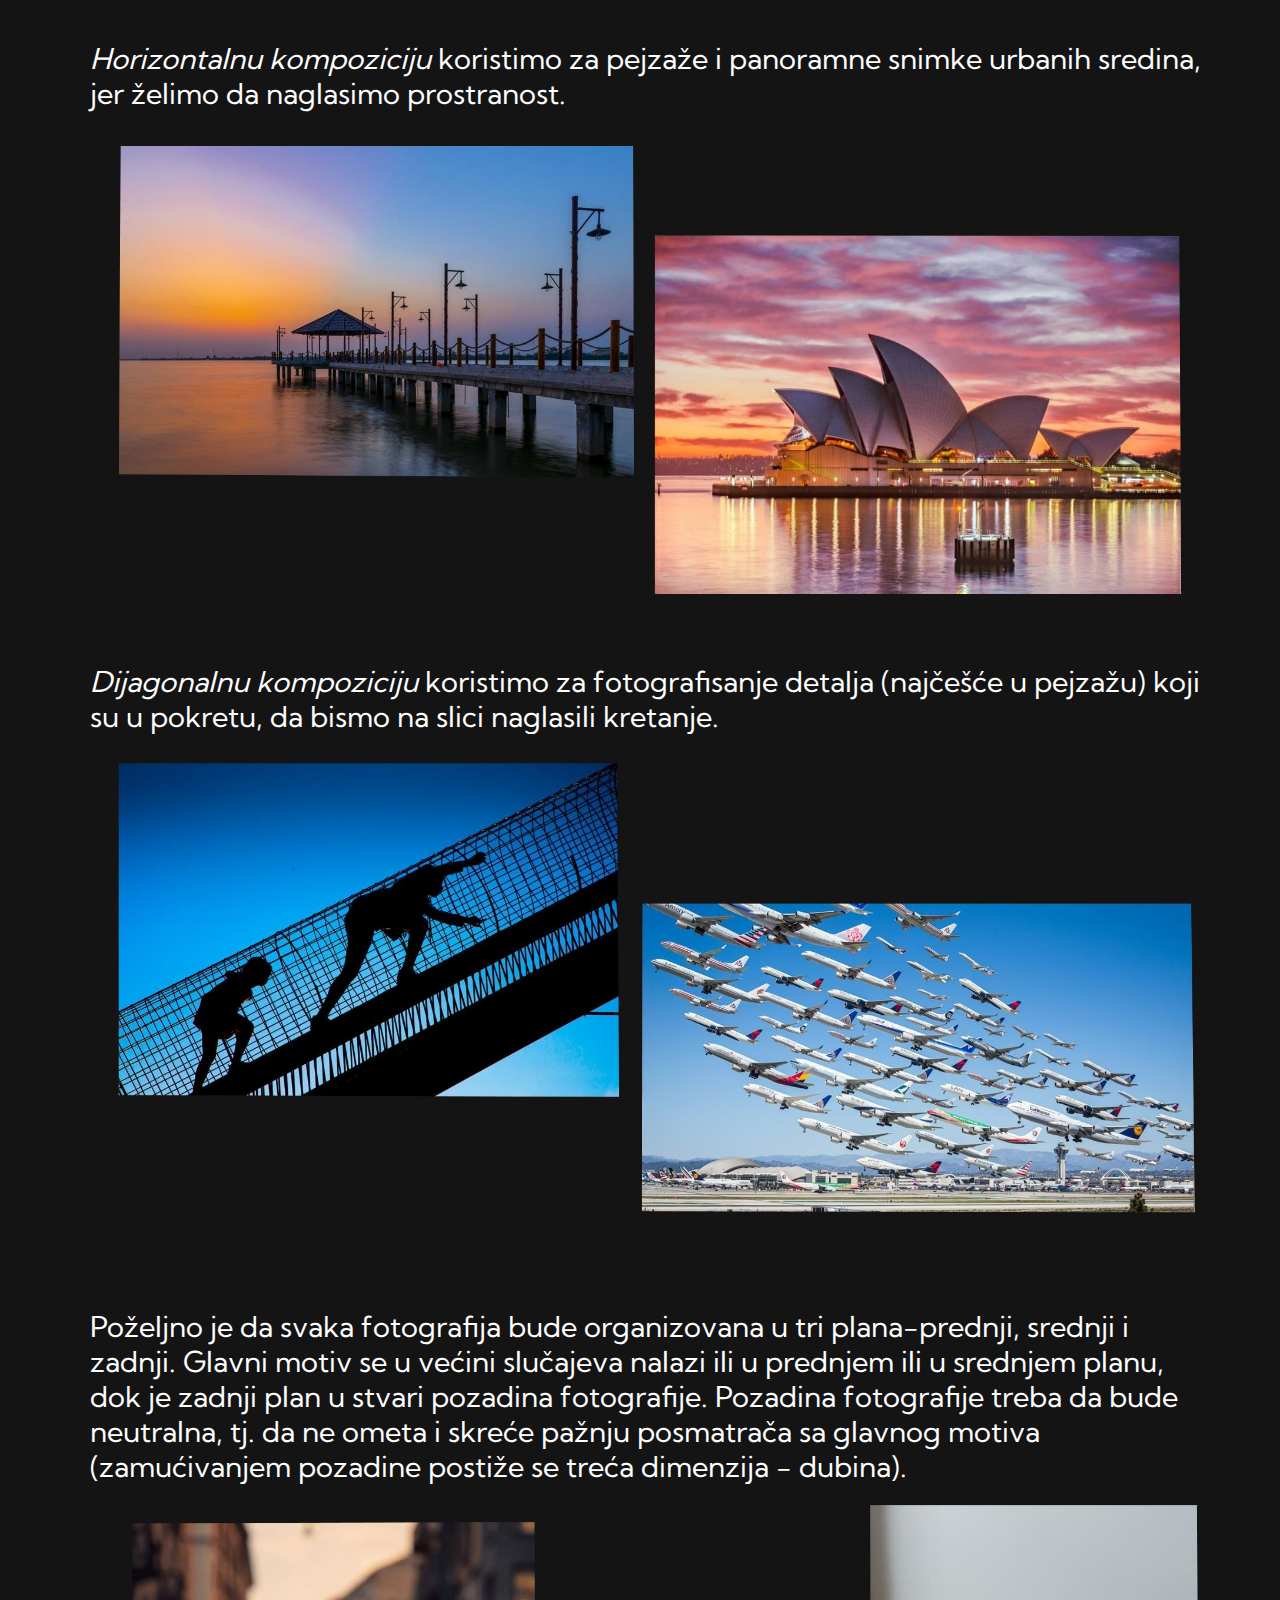
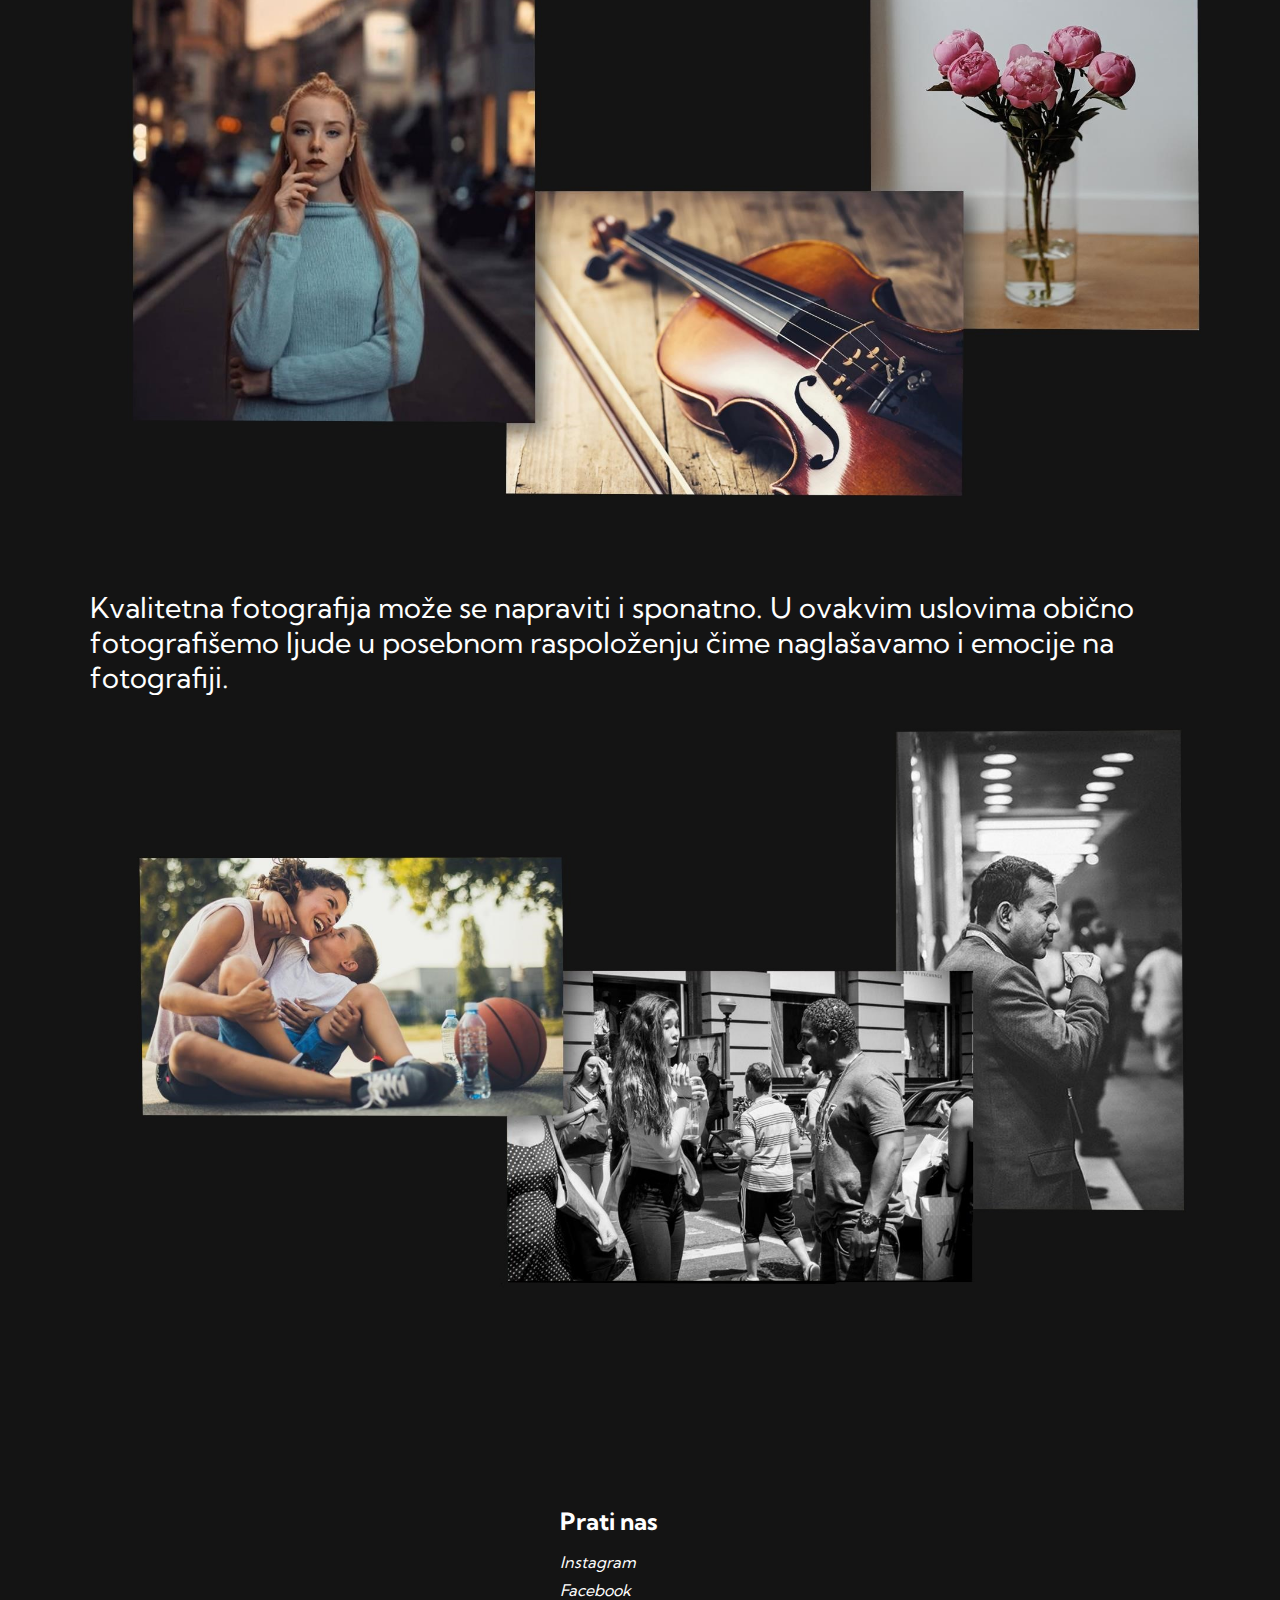
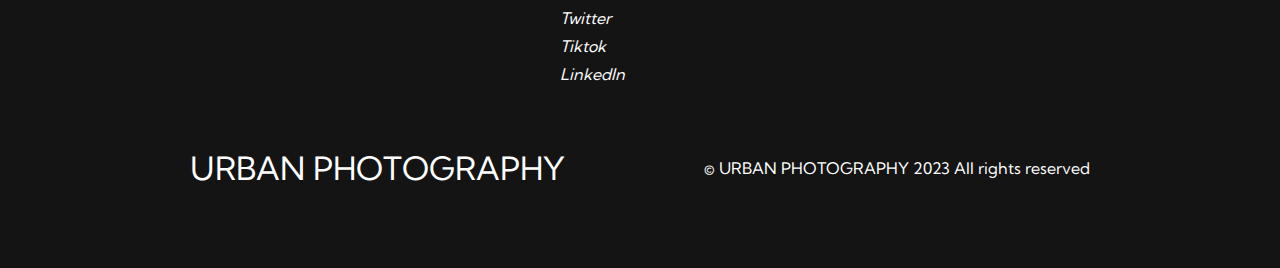
<file: saznajvise.html>
<!DOCTYPE html>
<html lang="en">
<head>
    <meta charset="UTF-8">
    <meta http-equiv="X-UA-Compatible" content="IE=edge">
    <meta name="viewport" content="width=device-width, initial-scale=1.0">
    <title>FOTOGRAFIJA SAJT</title>
    <link rel="stylesheet" href="styles.css">
    <link rel="preconnect" href="https://fonts.googleapis.com">
<link rel="preconnect" href="https://fonts.gstatic.com" crossorigin>
<link href="https://fonts.googleapis.com/css2?family=Kumbh+Sans:wght@400;700&display=swap" rel="stylesheet">
</head>
<body>
    <nav class="navbar">
        <div class="navbar__container">
            <a href="index.html" id="navbar__logo"></i>URBAN PHOTOGRAPHY</a>
            <div class="navbar__toggle" id="mobile-menu">
                <span class="bar"></span>
                <span class="bar"></span>
                <span class="bar"></span>
            </div>
            <ul class="navbar__menu">
                <li class="navbar__item">
                    <a href="index.html" class="navbar__links">Početak</a>
                </li>
                <li class="navbar__item">
                    <a href="kurs.html" class="navbar__links">Kurs</a>
                </li>
                <li class="navbar__btn">
                    <a href="prijava.html" class="button">Prijavi se</a>
                </li>
            </ul>
        </div>
    </nav>


    <div class="main"><div class="main__container">
        <h1 id="sz_h1">UPOZNAJ SE SA OSNOVAMA FOTOGRAFIJE I SAZNAJ KAKO DA UNAPREDIŠ SVOJE VEŠTINE</h1>
        <img src="images/saznajvisestr.jpg" alt="/">
        
    </div></div>

    <div class="secondary__container">
        <div class="secondary__content">
            <h2>Fotografija spada u forme umetnosti. Fotografija je kao umetnost stvorena u skladu sa vizijom umetnika da ovekoveči određeni prizor, i da njime izrazi određenu poruku, ideju ili emociju.
            <br>Oblasti stvaranja u fotografiji su:<br>
            <ul>
                <li>umetnička</li>
                <li>novinska</li>
                <li>reklamna</li>
                <li>naučna</li>
                <li>svadbena</li>
                <li>i amaterska fotografija.</li>
            </ul> 
        </h2><br><br>
        <img src="images/slicica.jpg">
        <h2><br><br>Šta je potrebno za pravljenje dobre fotografije?<br><br>Osvetljenje je neophodan uslov da bi kadar i fokusna tačka bili dovoljno osvetljeni i jasni. U prirodi najbolje osvetljenje jeste sunčeva svetlost. Ukoliko se fotografisanje odvija u uslovima sa odsustvom prirodne svetlosti, često se koriste rekviziti (reflektori, kišobrani, eksterni blicevi) radi postizanja boljeg osvetljenja
        <br><br></h2>
        </div>
    </div>
    <div class="wrapper">
        <img src="images/goldenblue.jpg">
        <div class="text-box">
            <h2>Za fotografisanje napolju:<br><br>
                <ul>
                    <li>najbolje vreme za fotografisanje su jutro <i>(zlatni sat)</i> i predveče <i>(plavi sat)</i></li>
                    <li>najbolje prirodno osvetljenje jeste kada ima oblaka i kada svetlost nije previše jaka</li>
                    <li>poželjno je da izvor svetlosti dolazi fotografu iza leđa; tako svetlost neće dopirati direktno do aparata i slike neće biti mračne, niti će objekat koji fotografišemo biti u senci  </li>
                </ul></h2>
        </div>
    </div>
    <div class="br"><br></div>
    <div class="third__content">
        <div class="third__container">
            <h2><i>Kompozicija</i> predstavlja raspored elemenata na fotografiji. Svaka fotografija trebala bi da sadrži jednu tačku fokusa - glavni motiv, koji će posmatrač moći jasno da uoči. Glavni motiv fotografije uvek treba da bude naglašen, a objekti koji ga okružuju da daju dodatni doprinos kako bi on bio još interesantniji. Da bismo napravili dobru fotografiju potrebno je da posmatramo motiv koji želimo da bude glavni na slici iz različitih uglova.</h2><br><br>
            <img src="images/90s.jpg">
        </div>
    </div>
    <div class="wrapper1">
        <img src="images/zlatnipresek.jpg">
        <div class="text-box1">
            <h2><i>Pravilo trećina i pravilo zlatnog reza</i><br><br>Zamislimo da je fotografija podeljena linijama na 9 delova. Glavni motiv bi trebao da se nalazi na mestu gde se linije presecaju ili duž linija. On ne treba da se nalazi u samom centru slike, jer se tako ne postiže dinamičnost na fotografiji, pogotovo ako želimo da naglasimo kretanje osobe ili objekta. Najbolje je smestiti motiv u desni ili levi deo fotografije ne preblizu vrha slike, ali ne i blizu dna.</h2>
        </div>
    </div>
    <div class="fourth__content">
        <div class="fourth__container">
            <h2><i>Vertikalnu kompoziciju</i> koristimo kada fotografišemo drveće , arhitektonske objekte ili portrete da bismo naglasili visinu i stabilnost objekta.</h2><br>
            <img src="images/dizni.jpg">
            <h2><br><br><i>Horizontalnu kompoziciju</i> koristimo za pejzaže i panoramne snimke urbanih sredina, jer želimo da naglasimo prostranost.<br><br></h2>
            <img src="images/sidnej.jpg">
            <h2><br><br><i>Dijagonalnu kompoziciju</i> koristimo za fotografisanje detalja (najčešće u pejzažu) koji su u pokretu, da bismo na slici naglasili kretanje.<br></h2>
            <img src="images/avion.jpg">
            <h2><br><br>Poželjno je da svaka fotografija bude organizovana u tri plana-prednji, srednji i zadnji. Glavni motiv se u većini slučajeva nalazi ili u prednjem ili u srednjem planu, dok je zadnji plan u stvari pozadina fotografije. Pozadina fotografije treba da bude neutralna, tj. da ne ometa i skreće pažnju posmatrača sa glavnog motiva (zamućivanjem pozadine postiže se treća dimenzija - dubina).<br></h2>
            <img src="images/devojka.jpg">
            <h2><br><br>Kvalitetna fotografija može se napraviti i sponatno. U ovakvim uslovima obično fotografišemo ljude u posebnom raspoloženju čime naglašavamo i emocije na fotografiji.</h2>
            <img src="images/dete.jpg">
        </div>
    </div>


    <div class="footer__container">
        <div class="footer__links">
            <div class="footer__link--wrapper">
                <div class="footer__link--items">
                    <h2>Prati nas</h2>
                    <a href="https://www.linkedin.com/"><i>Instagram</i></a>
                    <a href="https://www.linkedin.com/"><i>Facebook</i></a>
                    <a href="https://www.linkedin.com/"><i>Twitter</i></a>
                    <a href="https://www.linkedin.com/"><i>Tiktok</i></a>
                    <a href="https://www.linkedin.com/"><i>LinkedIn</i></a>
                </div>
            </div>
        </div>
        <div class="social__media">
            <div class="social__media--wrap">
                <div class="footer__logo">
                    <a href="index.html" id="footer__logo">URBAN PHOTOGRAPHY</a>
                </div>
                <p class="website__rights">© URBAN PHOTOGRAPHY 2023 All rights reserved</p>
            </div>
        </div>
    </div>
    <script src="app.js"></script>
</body>
</html>
</file>
<file: styles.css>
*{
    box-sizing: border-box;
    margin: 0;
    padding: 0;
    font-family: 'Kumbh Sans', sans-serif;
}

.navbar{
    background: #131313;
    height: 80px;
    display: flex;
    justify-content: center;
    align-items: center;
    font-size: 1.2rem;
    position: sticky;
    top: 0;
    z-index: 999;
}

.navbar__container{
    display: flex;
    justify-content: space-between;
    height: 80px;
    z-index: 1;
    width: 100%;
    max-width: 1300px;
    margin: 0 auto;
    padding: 0 50px;
}

#navbar__logo{
    background-color: #6cacdc;
    background-image: linear-gradient(to top, #d1d8dd 0%, #6cacdc 100%);
    background-size: 100%;
    -webkit-background-clip: text;
    -moz-background-clip: text;
    -webkit-text-fill-color: transparent;
    -moz-text-fill-color: transparent;
    display: flex;
    align-items: center;
    cursor: pointer;
    text-decoration: none;
    font-size: 2rem;
}


.navbar__menu{
    display: flex;
    align-items: center;
    list-style: none;
    text-align: center;
}

.navbar__item{
    height: 80px;
}

.navbar__links{
    color: #fff;
    display: flex;
    align-items: center;
    justify-content: center;
    text-decoration: none;
    padding: 0 1rem;
    height: 100%;
}

.navbar__btn{
    display: flex;
    justify-content: center;
    align-items: center;
    padding: 0 1rem;
    width: 100%;
}

.button{
    display: flex;
    justify-content: center;
    align-items: center;
    text-decoration: none;
    padding: 10px 20px;
    height: 100%;
    width: 100%;
    border: none;
    outline: none;
    border-radius: 4px;
    background: #9fc3de;
    color: #000000;
    font-weight: bold;
}

.button:hover{
    background: #235163;
    transition: all 0.3s ease;
}

.navbar__links:hover{
    color: #9fc3de;
    transition: all 0.3s ease;
}

@media screen and (max-width: 960px){



    .navbar__content{
        display: flex;
        justify-content: space-between;
        height: 80px;
        z-index: 1;
        width: 100%;
        max-width: 1300px;
        padding: 0;
    }
    
    .navbar__menu{
        display: grid;
        grid-template-columns: auto;
        margin: 0;
        width: 100%;
        position: absolute;
        top: -1000px;
        opacity: 0;
        transition: all 0.5s ease;
        height: 50vh;
        z-index: -1;
        background: #131313;
    }

    .navbar__menu.active{
        background: #131313;
        top: 100%;
        opacity: 1;
        transition: all 0.5s ease;
        z-index: 99;
        height: 50vh;
        font-size: 1.6rem;
    }

    #navbar__logo{
        padding-left: 25px;
    }

    .navbar__toggle .bar{
        width: 25px;
        height: 3px;
        margin: 5px auto;
        transition: all 0.3s ease-in-out;
        background: #fff;
    }

    .navbar__item{
        width: 100%;
    }

    .navbar__links{
        text-align: center;
        padding: 2rem;
        width: 100%;
        display: table;
    }

    #mobile-menu{
        position: absolute;
        top: 20%;
        right: 5%;
        transform: translate(5%, 20%);
    }

    .navbar__btn{
        padding-bottom: 2rem;
    }

    .button{
        display: flex;
        justify-content: center;
        align-items: center;
        width: 80%;
        height: 80px;
        margin: 0;
    }

    .navbar__toggle .bar{
        display: block;
        cursor: pointer;
    }

    #mobile-menu.is-active .bar:nth-child(2){
        opacity: 0;
    }

    #mobile-menu.is-active .bar:nth-child(1){
        transform: translate(0, 8px) rotate(-45deg);
    }

    #mobile-menu.is-active .bar:nth-child(3){
        transform: translate(0, -8px) rotate(45deg);
    }
}


/*Hero Section CSS*/
.main{
    background-color: #141414;
}
.main{
    position: relative;
}
.main__container img{
    max-width: 100%;
    height: auto;
}
#sz_h1{
    padding: 30px;
    text-align: center;
    font-size: 2.25rem;
    background-color: #000000;
    background-image: linear-gradient(to top, #ffffff 0%, #eadbe9 100%);
    background-size: 100%;
    -webkit-background-clip: text;
    -moz-background-clip: text;
    -webkit-text-fill-color: transparent;
    -moz-text-fill-color: transparent;
}



.main__content h1{
    position: absolute;
    top: 25%;
    left: 10%;
    padding: 20px;
    text-align: center;
    font-size: 4rem;
    background-color: #000000;
    background-image: linear-gradient(to top, #4b5051 0%, #000000 100%);
    background-size: 100%;
    -webkit-background-clip: text;
    -moz-background-clip: text;
    -webkit-text-fill-color: transparent;
    -moz-text-fill-color: transparent;
}

.main__content p{
    position: absolute;
    top: 28%;
    left: 30%;
    padding: 20px;
    text-align: center;
    margin-top: 4rem;
    font-size: 2rem;
    background-color: #000000;
    background-image: linear-gradient(to top, #4b5051 0%, #000000 100%);
    background-size: 100%;
    -webkit-background-clip: text;
    -moz-background-clip: text;
    -webkit-text-fill-color: transparent;
    -moz-text-fill-color: transparent;
    font-weight: 700;
    display: flex;
    align-items: center;
    justify-content: center;
}

.main__btn{
    font-size: 1.2rem;
    background-image: linear-gradient(to top, #bbd0e0 0%, #6cacdc 100%);
    padding: 14px 32px;
    border: none;
    border-radius: 4px;
    color: #000000;
    margin-top: 2rem;
    cursor: pointer;
    position: absolute;
    transition: all 0.35s;
    outline: none;
    top: 42.5%;
    left: 45%;
}

.main__btn a {
    position: static;
    margin-top: -610px;
    z-index: 2;
    color: rgb(0, 0, 0);
    text-decoration: none;
    font-weight: bold;
}


.main__btn:hover {
    background: #235163;
    transition: all 0.35s ease;
    color: #fff;
}

@media screen and (max-width: 1380px)
{
#sz_h1
{
    font-size: 2.125rem;
}

    .main__content p{
        top: 40%;
        left: 25%;
    }
    .main__content button{
        top: 55%;
    }
}
@media screen and (max-width: 1170px)
{
    #sz_h1
{
    font-size: 2rem;
}

    .main__content h1{
        font-size: 3.5rem;
    }
    .main__content p{
        top: 42.5%;
        left: 25%;
    }
    .main__content button{
        top: 61.25%;
    }
}
@media screen and (max-width: 1000px)
{
    #sz_h1
{
    font-size: 1.875rem;
}

    .main__content h1{
        font-size: 3rem;
    }
    .main__content p{
        top: 45%;
        left: 25%;
    }
    .main__content button{
        top: 67.5%;
        font-size: 1rem;
        padding: 0.75rem 1rem ;
    }
}

/*Mobile Responsive*/
@media screen and (max-width: 846px) {
    #sz_h1
{
    font-size: 1.75rem;
}

    .main__container{
        display: grid;
        grid-template-columns: auto;
        align-items: center;
        justify-self: center;
        width: 100%;
        margin: 0 auto;
        height: 90vh;
    }

    .main__content{
        padding: 20px;
        text-align: center;
        margin-bottom: 4rem;
    }

    .main__content h1{
        font-size: 2.5rem;
        top:25%;
        left: 15%;
    }

    .main__content p{
        top: 31.25%;
        font-size: 1.5rem;
    }
    .main__content button{
        top: 47.5%;
        padding: 1rem;
        font-size: 1rem;
    }
}

@media screen and (max-width: 680px) {
    #sz_h1
{
    font-size: 1.625rem;
}

    .main__content h1{
        font-size: 1.75rem;
       top :15%;
       left: 10%;
    }

    .main__content p{
        
        font-size: 1.25rem;
        top: 17.5%;
        left: 15%;
    }

    .main__content button {
        top: 31.25%;
        left: 40%;
        padding: 12px 36px;
    }
}

/*Services CSS*/
.services{
    background: #141414;
    display: flex;
    flex-direction: column;
    align-items: center;
    height: 100vh;
}

.services h1{
    position: relative;
    margin-top: 100px;
    background-color: #9fc3de;
    background-image: linear-gradient(to top, #dfe3e7 0%, #9fc3de 52%, #235163 100%);
    background-size: 100%;
    margin-bottom: 5rem;
    font-size: 2.5rem;
    -webkit-background-clip: text;
    -moz-background-clip: text;
    -webkit-text-fill-color: transparent;
    -moz-text-fill-color: transparent;
}

.services__container{
    display: flex;
    justify-content: center;
    flex-wrap: wrap;
}

.services__card{
    margin: 1rem;
    height: 525px;
    width: 400px;
    border-radius: 4px;
    background-size: cover;
    position: relative;
    color: #fff;
}
.card1{
    background-image: linear-gradient(to bottom, rgba(0,0,0,0) 0%, rgba(17,17,17,0.6) 100%), 
    url('https://images.unsplash.com/photo-1607462109225-6b64ae2dd3cb?ixlib=rb-4.0.3&ixid=MnwxMjA3fDB8MHxzZWFyY2h8Mnx8ZnVqaWZpbG0lMjBjYW1lcmF8ZW58MHx8MHx8&w=1000&q=80');

}

.card2{
    background-image: linear-gradient(to bottom, rgba(0,0,0,0) 0%, rgba(17,17,17,0.6) 100%),
     url('https://www.formula1.com/content/dam/fom-website/sutton/2019/Monaco/Saturday/1017522307-LAT-20190525-_31I6003.jpg.transform/9col/image.jpg');

}



.services a{
    position: absolute;
    top: 420px;
    left: 30px;
    font-size: 1.5rem;
    text-decoration: none;
    background-image: linear-gradient(to bottom, rgba(0,0,0,0) 0%, rgba(17,17,17,0.6) 100%), url('https://www.formula1.com/content/dam/fom-website/sutton/2019/Monaco/Saturday/1017522307-LAT-20190525-_31I6003.jpg.transform/9col/image.jpg');
    -webkit-text-fill-color: transparent;
    -webkit-background-clip: text;

}

/*.services__card p{
    position: absolute;
    top: 400px;
    left: 30px;
}*/

.services__card button {
    color: #fff;
    padding: 10px 20px;
    border: none;
    outline: none;
    border-radius: 4px;
    background: transparent;
    position: absolute;
    top: 440px;
    font-size: 1rem;
    cursor: pointer;
}

.services__card:hover {
    transform: scale(1.075);
    transition: 0.2s ease-in;
    cursor: pointer;
}

@media screen and (max-width: 960px) {
    .services {
        height: 1600px;
    }

    .services h1 {
        font-size: 2rem;
        margin-top: 12rem;
    }

}

@media screen and (max-width: 480px) {
    .services{
        height: 1400px;
    }

    .services h1{
        font-size: 1.2rem;
    }

    .services__card {
        width: 300px;
    }
}

/*Footer css*/
.footer__container{
    background-color: #141414;
    padding: 5rem 0;
    display: flex;
    flex-direction: column;
    justify-content: center;
    align-items: center;
}

#footer__logo{
    color: #fff;
    display: flex;
    align-items: center;
    cursor: pointer;
    text-decoration: none;
    font-size: 2rem;
}

.footer__links{
    width: 100%;
    max-width: 1000px;
    display: flex;
    justify-content: center;
}

.footer__link--wrapper{
    display: flex;
}

.footer__link--items{
    display: flex;
    flex-direction: column;
    align-items: flex-start;
    margin: 16px;
    text-align: left;
    width: 160px;
    box-sizing: border-box;
}

.footer__link--items h2 {
    margin-bottom: 16px;
}

.footer__link--items > h2 {
    color: #fff;
}

.footer__link--items a {
    color: #fff;
    text-decoration: none;
    margin-bottom: 0.5rem;
}

.footer__link--items a:hover {
    color: #e9e9e9;
    transition: 0.3s ease-out;
}

/*prava*/
.social__media{
    max-width: 1000px;
    width: 100%;
}

.social__media--wrap{
    display: flex;
    justify-content: space-between;
    align-items: center;
    width: 90%;
    max-width: 1000px;
    margin: 40px auto 0 auto;
}

.website__rights {
    color: #fff;
}

@media screen and (max-width: 820px) {
    .footer__links{
        padding-top: 2rem;
    }

    #footer__logo{
        margin-bottom: 2rem;
    }

    .website__rights{
        margin-bottom: 2rem;
    }

    .footer__link--wrapper{
        flex-direction: column;
    }

    .social__media--wrap{
        flex-direction: column;
    }
}

@media screen and (max-width: 480px) {
    .footer__link--items{
        margin: 0;
        padding: 10px;
        width: 100%;
    }
}

/*saznajvise*/
.secondary__container{
    background-color: #141414;
    padding: 5rem 0;
    display: flex;
    flex-direction: column;
    justify-content: center;
    align-items: center;

}
.secondary__content{
    
    color: #fff;
    /*display: flex;*/
    justify-content: center;
    /*align-items: center;*/
    margin-left: 90px;
    margin-right: 60px;
}
.secondary__content h2{
    font-size: 1.8rem;
    font-weight: 400;

}

.secondary__content img{
    display: block;
    max-width: 100%;
    height: auto;
}
.wrapper{
    width: 100%;
    background-color: #141414;
}
.wrapper img{
    max-width: 35%;
    height: auto;
    float: right;
    margin-left: 50px;
    margin-right: 60px;
    display: block;
    position: sticky;
}
.text-box h2{
    font-size: 1.8rem;
    font-weight: 400;
    color: #fff;
    margin-left: 90px;
    margin-right: auto;
}
.br{
    width: 100%;
    background-color: #141414;
}
.third__content{
    background-color: #141414;
    padding: 5rem 0;
    display: flex;
    flex-direction: column;
    justify-content: center;
    align-items: center;
}
.third__container{
    color: #fff;
    /*display: flex;*/
    justify-content: center;
    /*align-items: center;*/
    margin-left: 90px;
    margin-right: 60px;
}
.third__content h2{
    font-size: 1.8rem;
    font-weight: 400;
}
.third__content img{
    display: block;
    max-width: 100%;
    height: auto;
}
.wrapper1{
    width: 100%;
    background-color: #141414;
}
.wrapper1 img{
    max-width: 35%;
    height: auto;
    float: right;
    margin-left: 50px;
    margin-right: 60px;
    display: block;
    position: sticky;
}
.text-box1 h2{
    font-size: 1.8rem;
    font-weight: 400;
    color: #fff;
    margin-left: 90px;
    margin-right: auto;
}
.fourth__content{
    background-color: #141414;
    padding: 5rem 0;
    display: flex;
    flex-direction: column;
    justify-content: center;
    align-items: center;
}
.fourth__container{
    color: #fff;
    justify-content: center;
    margin-left: 90px;
    margin-right: 60px;
}
.fourth__content h2{
    font-size: 1.8rem;
    font-weight: 400;
}
.fourth__content img{
    display: block;
    max-width: 100%;
    height: auto;
}

/*KONTAKT*/
.container{
    position: relative;
    display: flex;
    justify-content: center;
    align-items: center;
    width: 100%;
    height: 100%;
    padding: 20px 100px;
}
.container:after{
    content: '';
    position: absolute;
    left: 0;
    top: 0;
    width: 100%;
    height: 100%;
    background: url("images/kontakt.jpg") no-repeat center;
    background-size: cover;
    z-index: -1;
    filter: blur(10px);
}

.contact-box{
    max-width: 850px;
    display: grid;
    grid-template-columns: repeat(2, 1fr);
    justify-content: center;
    align-items: center;
    text-align: center;
    background-color: #fff;
    box-shadow: 0px 0px 19px 5px rgba(0, 0, 0, 0.19);
}
.left{
    height: 100%;
    background: url("images/kontakt.jpg") no-repeat center;
    background-size: cover;
}
.right{
    padding: 25px 40px;
}
.field{
    width: 100%;
    padding: 0.5rem 1rem;
    outline: none;
    border: 2px solid rgba(0, 0, 0, 0);
    background-color: rgba(230, 230, 230, 0.6);
    font-size: 1.1rem;
    margin-bottom: 22px;
    transition: 0.3s;
}
.field:hover{
    background-color: #6cacdc;
}
.field:focus{
    background-color: #fff;
    border: 2px solid rgba(30, 85, 250, 0.47);
}
.area{
    min-height: 150px;
}
.btn{
    width: 100%;
    padding: 0.5rem 1rem;
    font-size: 1.1rem;
    background-color: #6cacdc;
    cursor: pointer;
    outline: none;
    border: none;
    color: #fff;
    transition: 0.3s;
}
.btn:hover{
    background-color: #235163;
}
@media screen and (max-width:880px){
    .contact-box{
        grid-template-columns: 1fr;
    }
    .left{
        height: 200px;
    }
}





/*
******
Popup
******
*/


.popup {
    position: relative;
    display: inline-block;
    cursor: pointer;
    -webkit-user-select: none;
    -moz-user-select: none;
    -ms-user-select: none;
    user-select: none;
  }
  
  .popup .popuptext {
    visibility: hidden;
    width: 160px;
    background-color: #555;
    color: #fff;
    text-align: center;
    border-radius: 6px;
    padding: 8px 0;
    position: absolute;
    z-index: 1;
    bottom: 125%;
    left: 50%;
    margin-left: -80px;
  }
  
  /* Popup arrow */
  .popup .popuptext::after {
    content: "";
    position: absolute;
    top: 100%;
    left: 50%;
    margin-left: -5px;
    border-width: 5px;
    border-style: solid;
    border-color: #555 transparent transparent transparent;
  }
  
  .popup .show {
    visibility: visible;
    animation: fadeIn 1s ,  fadeOut 1s 5s;
  }

  @keyframes fadeOut {
    from {opacity: 1;}
    to {opacity:0 ;}
  }
  @keyframes fadeIn {
    from {opacity: 0;}
    to {opacity:1 ;}
  }
</file>
